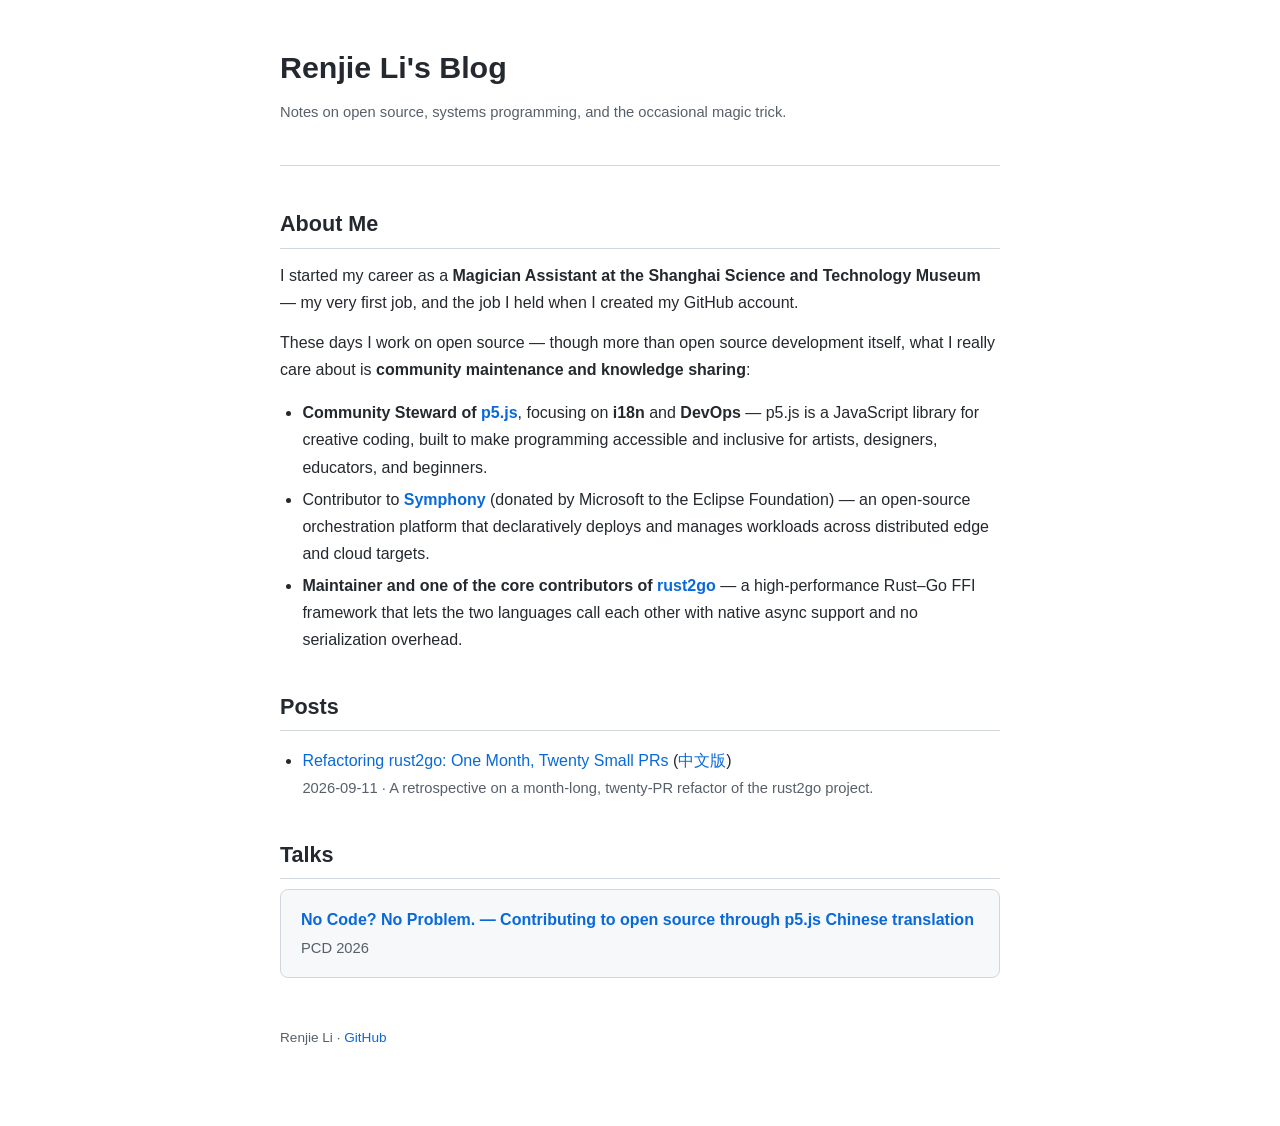
<file: index.html>
<!DOCTYPE html>
<html lang="en">
<head>
  <meta charset="UTF-8">
  <meta name="viewport" content="width=device-width, initial-scale=1.0">
  <title>Renjie Li's Blog</title>
  <link rel="stylesheet" href="style.css">
</head>
<body>
  <div class="container">
    <h1>Renjie Li's Blog</h1>
    <p class="meta">Notes on open source, systems programming, and the occasional magic trick.</p>
    <hr>
    <h2>About Me</h2>
    <p>
      I started my career as a <strong>Magician Assistant at the Shanghai Science and Technology
      Museum</strong> — my very first job, and the job I held when I created my GitHub account.
    </p>
    <p>
      These days I work on open source — though more than open source development itself,
      what I really care about is <strong>community maintenance and knowledge sharing</strong>:
    </p>
    <ul>
      <li><strong>Community Steward of <a href="https://github.com/processing/p5.js">p5.js</a></strong>, focusing on <strong>i18n</strong> and <strong>DevOps</strong> — p5.js is a JavaScript library for creative coding, built to make programming accessible and inclusive for artists, designers, educators, and beginners.</li>
      <li>Contributor to <strong><a href="https://github.com/eclipse-symphony/symphony">Symphony</a></strong> (donated by Microsoft to the Eclipse Foundation) — an open-source orchestration platform that declaratively deploys and manages workloads across distributed edge and cloud targets.</li>
      <li><strong>Maintainer and one of the core contributors of <a href="https://github.com/ihciah/rust2go">rust2go</a></strong> — a high-performance Rust–Go FFI framework that lets the two languages call each other with native async support and no serialization overhead.</li>
    </ul>
    <h2>Posts</h2>
    <ul>
      <li>
        <a href="posts/rust2go-refactor.html">Refactoring rust2go: One Month, Twenty Small PRs</a>
        (<a href="posts/rust2go-refactor-zh.html">中文版</a>)
        <br>
        <span class="meta">2026-09-11 · A retrospective on a month-long, twenty-PR refactor of the rust2go project.</span>
      </li>
    </ul>
    <h2>Talks</h2>
    <a class="talk-card" href="https://lirenjie95.github.io/pcd2026-talk/">
      <span class="talk-card-title">No Code? No Problem. — Contributing to open source through p5.js Chinese translation</span>
      <span class="talk-card-meta">PCD 2026</span>
    </a>
    <footer>
      <p>Renjie Li · <a href="https://github.com/lirenjie95">GitHub</a></p>
    </footer>
  </div>
</body>
</html>
</file>
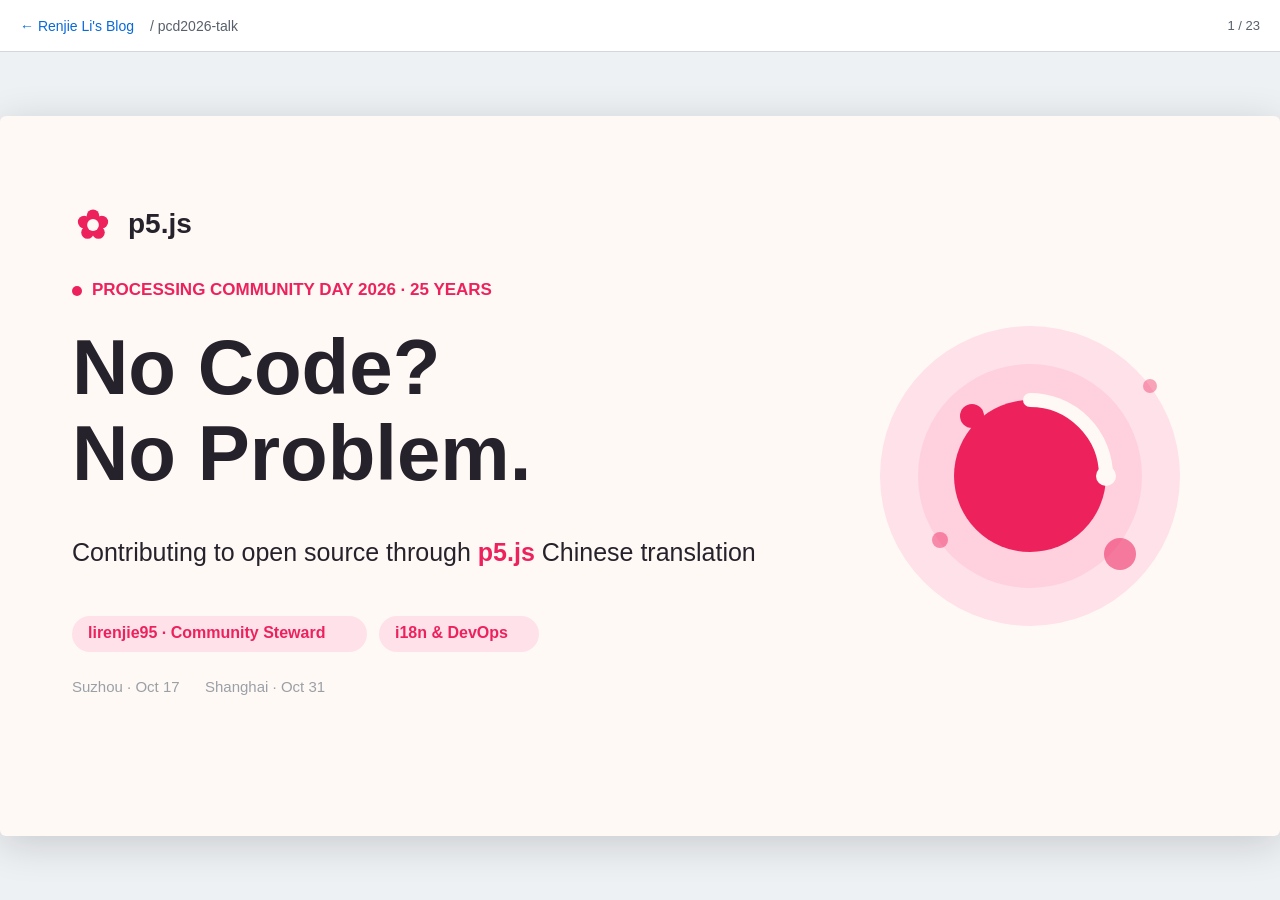
<file: pcd2026-talk/index.html>
<!DOCTYPE html>
<html lang="zh-CN">
<head>
<meta charset="UTF-8">
<meta name="viewport" content="width=device-width, initial-scale=1.0">
<title>No Code? No Problem. — Contributing to open source through p5.js Chinese translation</title>
<style>
  :root {
    --bg: #FFF9F6;
    --ink: #26222B;
    --pink: #ED225D;
    --muted: #5B5660;
    --faint: #9AA0A6;
    --card: #FFFFFF;
    --border: #F2E4E8;
    --chip: #FFE1EA;
    --code: #F6F8FA;
  }
  * { margin: 0; padding: 0; box-sizing: border-box; }
  html, body { height: 100%; }
  body {
    font-family: -apple-system, 'PingFang SC', 'Microsoft YaHei', 'Segoe UI', sans-serif;
    background: #eef1f4;
    color: var(--ink);
    overflow: hidden;
    -webkit-font-smoothing: antialiased;
  }
  #app { height: 100%; display: flex; flex-direction: column; }

  header {
    height: 52px;
    flex: 0 0 52px;
    display: flex;
    align-items: center;
    gap: 16px;
    padding: 0 20px;
    background: #ffffff;
    border-bottom: 1px solid #d0d7de;
  }
  header a {
    color: #0969da;
    text-decoration: none;
    font-size: 14px;
  }
  header a:hover { text-decoration: underline; }
  header .crumb { color: #57606a; font-size: 14px; }
  header .counter { margin-left: auto; font-size: 13px; color: #57606a; }

  #viewport {
    position: relative;
    flex: 1 1 auto;
    overflow: hidden;
  }

  .slide {
    position: absolute;
    top: 0; left: 0;
    width: 1280px;
    height: 720px;
    transform-origin: 0 0;
    background: var(--bg);
    overflow: hidden;
    border-radius: 6px;
    box-shadow: 0 8px 40px rgba(0,0,0,.16);
  }
  .slide.grad { background: linear-gradient(135deg, #ED225D 0%, #FF8FB0 100%); }

  .t { position: absolute; }
  .bar { position: absolute; background: var(--pink); border-radius: 999px; }
  .chip { position: absolute; background: var(--chip); border-radius: 999px; }
  .chip-pink { position: absolute; background: var(--pink); border-radius: 999px; }
  .card { position: absolute; background: var(--card); border: 1px solid var(--border); border-radius: 8px; }
  .codebox { position: absolute; background: var(--code); border-radius: 8px; }
  .pic { position: absolute; border: 1px solid var(--border); border-radius: 4px; object-fit: contain; background: #fff; }
  .pic img { display: block; }

  .c-git   { color: #6F42C1; }
  .c-arg   { color: #032F62; }
  .c-flag  { color: #005CC5; }
  .c-plain { color: #24292E; }
  .c-com   { color: #6A737D; }
  .c-blank { color: #E5E7EB; }
  .code { font-family: 'Menlo','Consolas','SF Mono',monospace; white-space: pre; overflow-x: auto; }

  .hidden { display: none; }
</style>
</head>
<body>
<div id="app">
  <header>
    <a href="https://lirenjie95.github.io/">← Renjie Li's Blog</a>
    <span class="crumb">/ pcd2026-talk</span>
    <span class="counter" id="counter">1 / 23</span>
  </header>
  <div id="viewport">

<!-- ============ SLIDE 1 ============ -->
<section class="slide">
  <img class="pic" style="left:72px;top:88px;width:42px;height:42px;border:none;border-radius:0;background:transparent" src="media/image1.svg" alt="">
  <div class="t" style="left:128px;top:92px;font-size:28px;font-weight:700;color:#26222B">p5.js</div>
  <div class="bar" style="left:72px;top:170px;width:10px;height:10px"></div>
  <div class="t" style="left:92px;top:164px;font-size:17px;font-weight:700;color:#ED225D">PROCESSING COMMUNITY DAY 2026 · 25 YEARS</div>
  <div class="t" style="left:72px;top:209px;font-size:78px;font-weight:700;color:#26222B;line-height:1.1">No Code?<br>No Problem.</div>
  <div class="t" style="left:72px;top:422px;font-size:25px;color:#26222B">Contributing to open source through <b style="color:#ED225D">p5.js</b> Chinese translation</div>
  <div class="chip" style="left:72px;top:500px;width:295px;height:36px"></div>
  <div class="t" style="left:88px;top:508px;font-size:16px;font-weight:700;color:#ED225D">lirenjie95 · Community Steward</div>
  <div class="chip" style="left:379px;top:500px;width:160px;height:36px"></div>
  <div class="t" style="left:395px;top:508px;font-size:16px;font-weight:700;color:#ED225D">i18n &amp; DevOps</div>
  <div class="t" style="left:72px;top:562px;font-size:15px;color:#9AA0A6">Suzhou · Oct 17</div>
  <div class="t" style="left:205px;top:562px;font-size:15px;color:#9AA0A6">Shanghai · Oct 31</div>
  <img class="pic" style="left:820px;top:150px;width:420px;height:420px;border:none;border-radius:0;background:transparent" src="media/image2.svg" alt="">
</section>

<!-- ============ SLIDE 2 ============ -->
<section class="slide hidden">
  <div class="bar" style="left:60px;top:44px;width:8px;height:34px"></div>
  <div class="t" style="left:82px;top:40px;font-size:34px;font-weight:700;color:#26222B">Hi, I'm lirenjie95</div>
  <div class="t" style="left:60px;top:239px;font-size:21px;font-weight:700;color:#26222B">Community steward at p5.js</div>
  <div class="t" style="left:60px;top:271px;font-size:17px;color:#5B5660">I help keep the community welcoming and well-organized.</div>
  <div class="t" style="left:60px;top:324px;font-size:21px;font-weight:700;color:#26222B">I take care of i18n &amp; DevOps</div>
  <div class="t" style="left:60px;top:356px;font-size:17px;color:#5B5660;max-width:587px">i18n = internationalization: making p5.js readable in many languages, especially Chinese.</div>
  <div class="chip" style="left:60px;top:440px;width:587px;height:90px;border-radius:12px"></div>
  <div class="t" style="left:78px;top:454px;font-size:17px;color:#26222B;max-width:551px;line-height:1.5">Most of my work is <b style="color:#ED225D">reviewing Chinese translations</b> — and most contributors aren't programmers.</div>

  <div class="card" style="left:687px;top:105px;width:240px;height:150px"></div>
  <div class="t" style="left:707px;top:128px;font-size:64px;font-weight:700;color:#ED225D">37</div>
  <div class="t" style="left:707px;top:213px;font-size:16px;color:#5B5660">PRs reviewed</div>
  <div class="card" style="left:943px;top:105px;width:240px;height:150px"></div>
  <div class="t" style="left:963px;top:128px;font-size:64px;font-weight:700;color:#ED225D">13</div>
  <div class="t" style="left:963px;top:213px;font-size:16px;color:#5B5660">PRs authored</div>
  <div class="card" style="left:687px;top:392px;width:240px;height:150px"></div>
  <div class="t" style="left:707px;top:415px;font-size:64px;font-weight:700;color:#ED225D">15</div>
  <div class="t" style="left:707px;top:500px;font-size:16px;color:#5B5660">commits</div>
  <div class="card" style="left:943px;top:392px;width:240px;height:150px"></div>
  <div class="t" style="left:963px;top:415px;font-size:64px;font-weight:700;color:#ED225D">7</div>
  <div class="t" style="left:963px;top:500px;font-size:16px;color:#5B5660">issues opened</div>

  <div class="t" style="left:60px;top:675px;font-size:14px;color:#9AA0A6">Source: p5.js + p5.js-website · github.com/processing</div>
  <div class="t" style="left:1177px;top:675px;font-size:14px;color:#9AA0A6">02 / 23</div>
</section>

<!-- ============ SLIDE 3 ============ -->
<section class="slide hidden">
  <div class="bar" style="left:60px;top:44px;width:8px;height:34px"></div>
  <div class="t" style="left:82px;top:40px;font-size:34px;font-weight:700;color:#26222B">What is p5.js?</div>
  <img class="pic" style="left:139px;top:202px;width:360px;height:360px;border:none;background:transparent" src="media/image26.svg" alt="">
  <div class="t" style="left:625px;top:271px;font-size:21px;color:#26222B;max-width:595px;line-height:1.5">A friendly <b style="color:#ED225D">JavaScript library</b> for creative coding — draw, animate, and make things interactive in your browser.</div>
  <div class="t" style="left:625px;top:368px;font-size:19px;color:#5B5660;max-width:595px;line-height:1.5">It's the web sibling of <b style="color:#26222B">Processing</b>, built for artists, designers, and beginners — not just engineers.</div>
  <div class="t" style="left:625px;top:457px;font-size:19px;color:#5B5660;max-width:595px">Millions use it to learn code by <b style="color:#26222B">making art</b>.</div>
  <div class="t" style="left:60px;top:675px;font-size:14px;color:#9AA0A6">lirenjie95 · PCD 2026</div>
  <div class="t" style="left:1177px;top:675px;font-size:14px;color:#9AA0A6">03 / 23</div>
</section>

<!-- ============ SLIDE 4 ============ -->
<section class="slide hidden">
  <div class="bar" style="left:60px;top:44px;width:8px;height:34px"></div>
  <div class="t" style="left:82px;top:40px;font-size:34px;font-weight:700;color:#26222B">Open source is bigger than code</div>
  <div class="t" style="left:60px;top:299px;font-size:26px;font-weight:700;color:#26222B;max-width:448px;line-height:1.3">A project needs many hands — most of them never write code.</div>
  <div class="t" style="left:60px;top:400px;font-size:18px;color:#5B5660;max-width:448px;line-height:1.4">Every button you've ever clicked in free software exists because someone contributed it.</div>

  <div class="card" style="left:548px;top:291px;width:180px;height:84px;display:flex;align-items:center;justify-content:flex-start;padding-left:14px">
    <img style="width:26px;height:26px" src="media/image27.svg" alt=""><span style="margin-left:11px;font-size:17px;font-weight:700;color:#26222B;white-space:nowrap">Code</span>
  </div>
  <div class="card" style="left:742px;top:291px;width:180px;height:84px;display:flex;align-items:center;justify-content:flex-start;padding-left:14px">
    <img style="width:26px;height:26px" src="media/image28.svg" alt=""><span style="margin-left:11px;font-size:15px;font-weight:700;color:#26222B;white-space:nowrap">Documentation</span>
  </div>
  <div class="card" style="left:936px;top:291px;width:180px;height:84px;display:flex;align-items:center;justify-content:flex-start;padding-left:14px">
    <img style="width:26px;height:26px" src="media/image29.svg" alt=""><span style="margin-left:11px;font-size:17px;font-weight:700;color:#26222B;white-space:nowrap">Translation</span>
  </div>
  <div class="card" style="left:548px;top:389px;width:180px;height:84px;display:flex;align-items:center;justify-content:flex-start;padding-left:14px">
    <img style="width:26px;height:26px" src="media/image30.svg" alt=""><span style="margin-left:11px;font-size:17px;font-weight:700;color:#26222B;white-space:nowrap">Design</span>
  </div>
  <div class="card" style="left:742px;top:389px;width:180px;height:84px;display:flex;align-items:center;justify-content:flex-start;padding-left:14px">
    <img style="width:26px;height:26px" src="media/image31.svg" alt=""><span style="margin-left:11px;font-size:17px;font-weight:700;color:#26222B;white-space:nowrap">Testing</span>
  </div>
  <div class="card" style="left:936px;top:389px;width:180px;height:84px;display:flex;align-items:center;justify-content:flex-start;padding-left:14px">
    <img style="width:26px;height:26px" src="media/image32.svg" alt=""><span style="margin-left:11px;font-size:17px;font-weight:700;color:#26222B;white-space:nowrap">Community</span>
  </div>

  <div class="t" style="left:60px;top:675px;font-size:14px;color:#9AA0A6">lirenjie95 · PCD 2026</div>
  <div class="t" style="left:1177px;top:675px;font-size:14px;color:#9AA0A6">04 / 23</div>
</section>

<!-- ============ SLIDE 5 ============ -->
<section class="slide hidden">
  <div class="t" style="left:541px;top:174px;font-size:17px;font-weight:700;color:#ED225D;text-align:center;width:200px">WHY TRANSLATE?</div>
  <div class="t" style="left:0px;top:215px;font-size:72px;font-weight:700;color:#26222B;text-align:center;width:1280px;line-height:1.15;white-space:nowrap">Docs are a door.<br><span style="color:#ED225D">Translation opens it.</span></div>
  <div class="t" style="left:139px;top:425px;font-size:21px;color:#5B5660;text-align:center;width:1003px">Chinese readers can't learn what they can't read. Translating the docs lowers the door for millions of people.</div>
  <div class="card" style="left:367px;top:497px;width:254px;height:49px"></div>
  <div class="t" style="left:387px;top:511px;font-size:17px;color:#5B5660">circle(x, y, d) draws a circle</div>
  <div class="t" style="left:627px;top:497px;width:22px;height:49px;font-size:22px;font-weight:700;color:#ED225D;line-height:49px">→</div>
  <div class="chip" style="left:665px;top:497px;width:264px;height:49px;border-radius:8px"></div>
  <div class="t" style="left:685px;top:511px;font-size:17px;color:#26222B">circle(x, y, d) 绘制一个圆形</div>
  <div class="t" style="left:0px;top:586px;font-size:18px;color:#ED225D;text-align:center;width:1280px;white-space:nowrap">信达雅 — faithful · expressive · elegant</div>
</section>

<!-- ============ SLIDE 6 ============ -->
<section class="slide hidden">
  <div class="bar" style="left:60px;top:44px;width:8px;height:34px"></div>
  <div class="t" style="left:82px;top:40px;font-size:34px;font-weight:700;color:#26222B">You don't need to code</div>

  <img class="pic" style="left:60px;top:274px;width:30px;height:30px;border:none;background:transparent" src="media/image25.svg" alt="">
  <div class="t" style="left:106px;top:274px;font-size:19px;color:#26222B;max-width:568px;line-height:1.4">English majors, translation majors, designers — if you can read English and write natural Chinese, <b>you already have the skill</b>.</div>
  <img class="pic" style="left:60px;top:365px;width:30px;height:30px;border:none;background:transparent" src="media/image25.svg" alt="">
  <div class="t" style="left:106px;top:365px;font-size:19px;color:#26222B;max-width:568px">No algorithms. No build tools. No jargon. Just <b>good writing</b>.</div>
  <img class="pic" style="left:60px;top:422px;width:30px;height:30px;border:none;background:transparent" src="media/image25.svg" alt="">
  <div class="t" style="left:106px;top:422px;font-size:19px;color:#26222B;max-width:568px;line-height:1.4">Translation is the <b style="color:#ED225D">lowest door</b> into open source — and it teaches you the workflow you'll use everywhere else.</div>

  <div class="card" style="left:718px;top:280px;width:502px;height:205px"></div>
  <div class="t" style="left:746px;top:306px;font-size:24px;font-weight:700;color:#ED225D;max-width:446px;line-height:1.3">“You are a future contributor — not an outsider.”</div>
  <div class="t" style="left:746px;top:401px;font-size:16px;color:#5B5660;max-width:446px;line-height:1.4">This talk treats you as the person who will make the next translation better.</div>

  <div class="t" style="left:60px;top:675px;font-size:14px;color:#9AA0A6">lirenjie95 · PCD 2026</div>
  <div class="t" style="left:1177px;top:675px;font-size:14px;color:#9AA0A6">06 / 23</div>
</section>

<!-- ============ SLIDE 7 (grad) ============ -->
<section class="slide grad hidden">
  <div class="t" style="left:0px;top:273px;font-size:18px;font-weight:700;color:#FFF9F6;text-align:center;width:1280px;white-space:nowrap">THE HANDS-ON PART</div>
  <div class="t" style="left:0px;top:313px;font-size:64px;font-weight:700;color:#FFF9F6;text-align:center;width:1280px;white-space:nowrap">Let's do it together.</div>
  <div class="t" style="left:0px;top:418px;font-size:24px;color:#FFF9F6;text-align:center;width:1280px;white-space:nowrap">From zero to your first translation PR — step by step.</div>
</section>

<!-- ============ SLIDE 8 ============ -->
<section class="slide hidden">
  <div class="bar" style="left:60px;top:44px;width:8px;height:34px"></div>
  <div class="t" style="left:82px;top:40px;font-size:34px;font-weight:700;color:#26222B">Step 1 · Git in 60 seconds</div>
  <div class="t" style="left:60px;top:257px;font-size:22px;color:#26222B;max-width:476px;line-height:1.4"><b style="color:#ED225D">Git</b> is a time machine for your files — it remembers every saved version.</div>
  <div class="chip" style="left:60px;top:361px;width:476px;height:98px;border-radius:12px"></div>
  <div class="t" style="left:80px;top:377px;font-size:17px;color:#26222B;line-height:1.5"><b>commit</b> = save a snapshot<br><b>push</b> = upload it to GitHub</div>
  <div class="t" style="left:60px;top:479px;font-size:16px;color:#5B5660;max-width:476px">Install it once, then these five commands are all you repeat.</div>

  <div class="code" style="position:absolute;left:576px;top:292px;width:644px;background:var(--code);border-radius:8px;padding:14px 16px;font-size:15px;line-height:1.65"><span class="c-git">git</span><span class="c-plain"> </span><span class="c-arg">clone</span><span class="c-plain"> </span><span class="c-arg">https://github.com/processing/p5.js-website.git</span><br><span class="c-flag">cd</span><span class="c-plain"> </span><span class="c-arg">p5.js-website</span><br><span class="c-git">git</span><span class="c-plain"> </span><span class="c-arg">checkout</span><span class="c-plain"> </span><span class="c-flag">-b</span><span class="c-plain"> </span><span class="c-arg">my-translation</span><br><span class="c-git">git</span><span class="c-plain"> </span><span class="c-arg">add</span><span class="c-plain"> </span><span class="c-arg">.</span><br><span class="c-git">git</span><span class="c-plain"> </span><span class="c-arg">commit</span><span class="c-plain"> </span><span class="c-flag">-m</span><span class="c-plain"> </span><span class="c-arg">"Translate the Donate page"</span><br><span class="c-git">git</span><span class="c-plain"> </span><span class="c-arg">push</span><span class="c-plain"> </span><span class="c-arg">origin</span><span class="c-plain"> </span><span class="c-arg">my-translation</span></div>

  <div class="t" style="left:60px;top:675px;font-size:14px;color:#9AA0A6">lirenjie95 · PCD 2026</div>
  <div class="t" style="left:1177px;top:675px;font-size:14px;color:#9AA0A6">08 / 23</div>
</section>

<!-- ============ SLIDE 9 ============ -->
<section class="slide hidden">
  <div class="bar" style="left:60px;top:44px;width:8px;height:34px"></div>
  <div class="t" style="left:82px;top:40px;font-size:34px;font-weight:700;color:#26222B">Step 2 · GitHub is the shared workspace</div>

  <div class="chip" style="left:278px;top:101px;width:168px;height:61px;border-radius:12px"></div>
  <div class="t" style="left:298px;top:113px;font-size:17px;font-weight:700;color:#26222B">Fork</div>
  <div class="t" style="left:298px;top:134px;font-size:13px;color:#5B5660">copy to your account</div>
  <div class="t" style="left:452px;top:117px;font-size:24px;font-weight:700;color:#ED225D">→</div>

  <div class="chip" style="left:482px;top:101px;width:164px;height:61px;border-radius:12px"></div>
  <div class="t" style="left:502px;top:113px;font-size:17px;font-weight:700;color:#26222B">Branch</div>
  <div class="t" style="left:502px;top:134px;font-size:13px;color:#5B5660">your own draft copy</div>
  <div class="t" style="left:650px;top:117px;font-size:24px;font-weight:700;color:#ED225D">→</div>

  <div class="chip" style="left:680px;top:101px;width:135px;height:61px;border-radius:12px"></div>
  <div class="t" style="left:700px;top:113px;font-size:17px;font-weight:700;color:#26222B">Commit</div>
  <div class="t" style="left:700px;top:134px;font-size:13px;color:#5B5660">save a snapshot</div>
  <div class="t" style="left:825px;top:117px;font-size:24px;font-weight:700;color:#ED225D">→</div>

  <div class="chip-pink" style="left:859px;top:101px;width:143px;height:61px;border-radius:12px"></div>
  <div class="t" style="left:879px;top:113px;font-size:17px;font-weight:700;color:#FFFFFF">Pull Request</div>
  <div class="t" style="left:879px;top:134px;font-size:13px;color:#FFFFFF">ask to merge</div>

  <div class="t" style="left:165px;top:192px;font-size:21px;color:#26222B;max-width:950px">A <b style="color:#ED225D">Pull Request (PR)</b> is politely asking the project: “please merge my changes into the official version.”</div>

  <div class="t" style="left:60px;top:675px;font-size:14px;color:#9AA0A6">lirenjie95 · PCD 2026</div>
  <div class="t" style="left:1177px;top:675px;font-size:14px;color:#9AA0A6">09 / 23</div>
</section>

<!-- ============ SLIDE 10 ============ -->
<section class="slide hidden">
  <div class="bar" style="left:60px;top:44px;width:8px;height:34px"></div>
  <div class="t" style="left:82px;top:40px;font-size:34px;font-weight:700;color:#26222B">Step 3 · Find an issue — or file your own</div>

  <div class="card" style="left:60px;top:101px;width:568px;height:517px"></div>
  <img class="pic" style="left:84px;top:123px;width:28px;height:28px;border:none;background:transparent" src="media/image3.svg" alt="">
  <div class="t" style="left:124px;top:124px;font-size:22px;font-weight:700;color:#26222B">Find an issue</div>
  <div class="t" style="left:84px;top:165px;font-size:18px;color:#5B5660;max-width:520px;line-height:1.5">An <b style="color:#26222B">issue</b> is a tracked to-do item on the repo. The repo auto-creates <b style="color:#26222B">🌍 Update translations for X</b> issues, labelled <b style="color:#26222B">Help Wanted · needs translation · lang-zh-Hans</b>. Comment to claim one — a maintainer assigns it to you.</div>

  <div class="card" style="left:652px;top:101px;width:568px;height:517px"></div>
  <img class="pic" style="left:676px;top:123px;width:28px;height:28px;border:none;background:transparent" src="media/image4.svg" alt="">
  <div class="t" style="left:716px;top:124px;font-size:22px;font-weight:700;color:#26222B">File your own</div>
  <div class="t" style="left:676px;top:165px;font-size:18px;color:#5B5660;max-width:520px;line-height:1.5">Notice a missing page or a clunky phrase? Open an issue describing it, ask to be assigned — then turn it into a PR.</div>

  <div class="chip" style="left:333px;top:630px;width:615px;height:45px;border-radius:8px"></div>
  <div class="t" style="left:357px;top:642px;font-size:17px;font-weight:700;color:#ED225D">Either way → create a PR that links the issue → then ask for review</div>

  <div class="t" style="left:60px;top:675px;font-size:14px;color:#9AA0A6">lirenjie95 · PCD 2026</div>
  <div class="t" style="left:1177px;top:675px;font-size:14px;color:#9AA0A6">10 / 23</div>
</section>

<!-- ============ SLIDE 11 ============ -->
<section class="slide hidden">
  <div class="bar" style="left:60px;top:34px;width:8px;height:32px"></div>
  <div class="t" style="left:82px;top:32px;font-size:30px;font-weight:700;color:#26222B">For real: from issue to PR</div>
  <div class="t" style="left:60px;top:110px;font-size:15px;font-weight:700;color:#ED225D">FIND AN ISSUE — on tracker #1150, I told SihongShen to go ahead</div>
  <div class="pic" style="left:60px;top:134px;width:1160px;height:172px;padding:0"><img style="width:100%;height:100%;object-fit:fill;border-radius:3px" src="media/image5.png" alt=""></div>
  <div class="t" style="left:60px;top:346px;font-size:15px;font-weight:700;color:#ED225D">FILE YOUR OWN — I noticed missing pages in #783</div>
  <div class="pic" style="left:60px;top:370px;width:700px;height:279px;padding:0"><img style="width:100%;height:100%;object-fit:fill;border-radius:3px" src="media/image6.png" alt=""></div>
  <div class="card" style="left:784px;top:346px;width:436px;height:303px"></div>
  <div class="t" style="left:804px;top:382px;font-size:18px;color:#26222B;max-width:396px;line-height:1.4">I compiled every untranslated page into an issue, asked to be assigned, then shipped the fixes as a PR.</div>
  <div class="t" style="left:804px;top:495px;font-size:16px;color:#5B5660;max-width:396px;line-height:1.4">An issue is how work gets tracked — and how you get credit for spotting it.</div>
  <div class="chip" style="left:804px;top:569px;width:396px;height:44px;border-radius:8px"></div>
  <div class="t" style="left:820px;top:581px;font-size:16px;font-weight:700;color:#ED225D">Issue → get assigned → PR → merge.</div>
  <div class="t" style="left:60px;top:675px;font-size:14px;color:#9AA0A6">Real GitHub issues · github.com</div>
  <div class="t" style="left:1177px;top:675px;font-size:14px;color:#9AA0A6">11 / 23</div>
</section>

<!-- ============ SLIDE 12 ============ -->
<section class="slide hidden">
  <div class="bar" style="left:60px;top:44px;width:8px;height:34px"></div>
  <div class="t" style="left:82px;top:40px;font-size:34px;font-weight:700;color:#26222B">Step 4 · See your changes locally</div>
  <div class="t" style="left:60px;top:300px;font-size:22px;color:#26222B;max-width:476px;line-height:1.4">Run the website on your own machine, so you can <b style="color:#ED225D">preview your translation</b> before sharing it.</div>
  <img class="pic" style="left:60px;top:402px;width:28px;height:28px;border:none;background:transparent" src="media/image7.svg" alt="">
  <div class="t" style="left:102px;top:402px;font-size:17px;color:#5B5660;max-width:434px;line-height:1.4">The exact steps are in the repo's README and contributing guide — always trust those first.</div>

  <div class="code" style="position:absolute;left:576px;top:318px;width:644px;background:var(--code);border-radius:8px;padding:14px 16px;font-size:15px;line-height:1.65"><span class="c-git">npm</span><span class="c-plain"> </span><span class="c-arg">install</span><span class="c-plain">        </span><span class="c-com"># install the tools</span><br><span class="c-git">npm</span><span class="c-plain"> </span><span class="c-arg">run</span><span class="c-plain"> </span><span class="c-arg">dev</span><span class="c-plain">        </span><span class="c-com"># start the site</span><br><span class="c-com"># open http://localhost:4321</span><br><span class="c-com"># see your page, proofread, done!</span></div>

  <div class="t" style="left:60px;top:675px;font-size:14px;color:#9AA0A6">lirenjie95 · PCD 2026</div>
  <div class="t" style="left:1177px;top:675px;font-size:14px;color:#9AA0A6">12 / 23</div>
</section>

<!-- ============ SLIDE 13 ============ -->
<section class="slide hidden">
  <div class="bar" style="left:60px;top:44px;width:8px;height:34px"></div>
  <div class="t" style="left:82px;top:40px;font-size:34px;font-weight:700;color:#26222B">Step 5 · Submit → review → merge</div>

  <div class="chip" style="left:250px;top:101px;width:104px;height:44px"></div>
  <div class="t" style="left:268px;top:113px;font-size:16px;font-weight:700;color:#26222B">Open PR</div>
  <div class="t" style="left:364px;top:109px;font-size:24px;font-weight:700;color:#ED225D">→</div>

  <div class="chip" style="left:398px;top:101px;width:191px;height:44px"></div>
  <div class="t" style="left:416px;top:113px;font-size:16px;font-weight:700;color:#26222B">Reviewer comments</div>
  <div class="t" style="left:599px;top:109px;font-size:24px;font-weight:700;color:#ED225D">→</div>

  <div class="chip" style="left:633px;top:101px;width:89px;height:44px"></div>
  <div class="t" style="left:651px;top:113px;font-size:16px;font-weight:700;color:#26222B">You fix</div>
  <div class="t" style="left:732px;top:109px;font-size:24px;font-weight:700;color:#ED225D">→</div>

  <div class="chip" style="left:766px;top:101px;width:111px;height:44px"></div>
  <div class="t" style="left:784px;top:113px;font-size:16px;font-weight:700;color:#26222B">Approved</div>
  <div class="t" style="left:887px;top:109px;font-size:24px;font-weight:700;color:#ED225D">→</div>

  <div class="chip-pink" style="left:921px;top:101px;width:110px;height:44px"></div>
  <div class="t" style="left:939px;top:113px;font-size:16px;font-weight:700;color:#FFFFFF">Merged ✓</div>

  <div class="t" style="left:260px;top:175px;font-size:21px;color:#26222B">You'll get <b style="color:#ED225D">kind, specific feedback</b> — not a test. Let me show you three real ones.</div>

  <div class="t" style="left:60px;top:675px;font-size:14px;color:#9AA0A6">lirenjie95 · PCD 2026</div>
  <div class="t" style="left:1177px;top:675px;font-size:14px;color:#9AA0A6">13 / 23</div>
</section>

<!-- ============ SLIDE 14 ============ -->
<section class="slide hidden">
  <div class="bar" style="left:60px;top:44px;width:8px;height:34px"></div>
  <div class="t" style="left:82px;top:40px;font-size:34px;font-weight:700;color:#26222B">Translation = writing good Chinese</div>
  <div class="t" style="left:60px;top:112px;font-size:13px;font-weight:700;color:#ED225D;letter-spacing:0.6px">严复的三字准则 · YAN FU'S THREE RULES, 1898</div>
  <div class="t" style="left:60px;top:136px;font-size:24px;font-weight:700;color:#26222B">信 Faithful · 达 Expressive · 雅 Elegant</div>
  <div class="t" style="left:60px;top:231px;font-size:26px;font-weight:700;color:#26222B;max-width:498px;line-height:1.3">What matters isn't your English — it's your Chinese.</div>
  <div class="t" style="left:60px;top:329px;font-size:18px;color:#5B5660;max-width:498px;line-height:1.4">Non-native translations often come out awkward. That's why we need <b style="color:#26222B">native Chinese speakers</b> — people like you.</div>
  <div class="chip" style="left:60px;top:416px;width:498px;height:117px;border-radius:12px"></div>
  <div class="t" style="left:80px;top:432px;font-size:16px;font-style:italic;color:#26222B;max-width:458px;line-height:1.5">“We prefer a native Chinese speaker — non-native translations often end up with awkward phrasing.”</div>
  <div class="t" style="left:80px;top:500px;font-size:14px;color:#5B5660">— my reply on the v2 Teachers' Guide issue</div>

  <div class="card" style="left:598px;top:210px;width:622px;height:107px"></div>
  <div class="t" style="left:614px;top:222px;font-size:14px;font-weight:700;color:#ED225D">信 Faithful · 先专业直译，拗口再意译</div>
  <img style="position:absolute;left:614px;top:249px;width:16px;height:16px" src="media/image8.svg" alt="">
  <div class="t" style="left:638px;top:245px;font-size:16px;color:#9AA0A6">“把……想象成……会很有帮助”</div>
  <img style="position:absolute;left:614px;top:282px;width:16px;height:16px" src="media/image9.svg" alt="">
  <div class="t" style="left:638px;top:278px;font-size:16px;color:#26222B">把这个函数想象成饼干模具，会更容易理解</div>

  <div class="card" style="left:598px;top:329px;width:622px;height:107px"></div>
  <div class="t" style="left:614px;top:341px;font-size:14px;font-weight:700;color:#ED225D">达 Expressive · 主动，别被动</div>
  <img style="position:absolute;left:614px;top:368px;width:16px;height:16px" src="media/image8.svg" alt="">
  <div class="t" style="left:638px;top:364px;font-size:16px;color:#9AA0A6">这样每一棵树都可以被自定义</div>
  <img style="position:absolute;left:614px;top:401px;width:16px;height:16px" src="media/image9.svg" alt="">
  <div class="t" style="left:638px;top:397px;font-size:16px;color:#26222B">以便自定义每一棵树</div>

  <div class="card" style="left:598px;top:448px;width:622px;height:107px"></div>
  <div class="t" style="left:614px;top:460px;font-size:14px;font-weight:700;color:#ED225D">雅 Elegant · 用词自然，术语统一</div>
  <img style="position:absolute;left:614px;top:487px;width:16px;height:16px" src="media/image8.svg" alt="">
  <div class="t" style="left:638px;top:483px;font-size:16px;color:#9AA0A6">“原旨” · sketch 又译“原稿”</div>
  <img style="position:absolute;left:614px;top:520px;width:16px;height:16px" src="media/image9.svg" alt="">
  <div class="t" style="left:638px;top:516px;font-size:16px;color:#26222B">“使命” · sketch 全篇统一“草图”</div>

  <div class="t" style="left:60px;top:675px;font-size:14px;color:#9AA0A6">Real examples from my PR reviews · github.com</div>
  <div class="t" style="left:1177px;top:675px;font-size:14px;color:#9AA0A6">14 / 23</div>
</section>

<!-- ============ SLIDE 15 ============ -->
<section class="slide hidden">
  <div class="bar" style="left:60px;top:34px;width:8px;height:32px"></div>
  <div class="t" style="left:82px;top:32px;font-size:30px;font-weight:700;color:#26222B">Case 1 · PR #715 — Donate page · by Darrenhqf</div>
  <div class="pic" style="left:60px;top:111px;width:1160px;height:158px;padding:0"><img style="width:100%;height:100%;object-fit:fill;border-radius:3px" src="media/image10.png" alt=""></div>
  <div class="pic" style="left:60px;top:307px;width:720px;height:343px;padding:0"><img style="width:100%;height:100%;object-fit:fill;border-radius:3px" src="media/image11.png" alt=""></div>
  <div class="card" style="left:804px;top:307px;width:416px;height:343px"></div>
  <div class="t" style="left:824px;top:364px;font-size:19px;color:#26222B;max-width:376px;line-height:1.4">First-time contributor <b>Darrenhqf</b> translated one page.</div>
  <div class="t" style="left:824px;top:449px;font-size:17px;color:#5B5660;max-width:376px;line-height:1.4">I reviewed → suggested better wording (原旨 → 使命) → they fixed → merged.</div>
  <div class="chip" style="left:824px;top:531px;width:376px;height:63px;border-radius:12px"></div>
  <div class="t" style="left:840px;top:543px;font-size:16px;font-weight:700;color:#ED225D;max-width:344px;line-height:1.3">Your first PR can be small — a single page is enough.</div>
  <div class="t" style="left:60px;top:675px;font-size:14px;color:#9AA0A6">Real GitHub PR · github.com</div>
  <div class="t" style="left:1177px;top:675px;font-size:14px;color:#9AA0A6">15 / 23</div>
</section>

<!-- ============ SLIDE 16 ============ -->
<section class="slide hidden">
  <div class="bar" style="left:60px;top:34px;width:8px;height:32px"></div>
  <div class="t" style="left:82px;top:32px;font-size:30px;font-weight:700;color:#26222B">Case 2 · PR #1568 · by GanLuy1223</div>
  <div class="pic" style="left:60px;top:126px;width:1160px;height:158px;padding:0"><img style="width:100%;height:100%;object-fit:fill;border-radius:3px" src="media/image12.png" alt=""></div>
  <div class="pic" style="left:60px;top:338px;width:720px;height:166px;padding:0"><img style="width:100%;height:100%;object-fit:fill;border-radius:3px" src="media/image13.png" alt=""></div>
  <div class="card" style="left:804px;top:338px;width:416px;height:297px"></div>
  <div class="t" style="left:824px;top:356px;font-size:19px;color:#26222B;max-width:376px;line-height:1.4">GanLuy1223's v2 teacher's guide translation <b>broke the build</b>.</div>
  <div class="t" style="left:824px;top:441px;font-size:17px;color:#5B5660;max-width:376px;line-height:1.4">My review caught the CI failure and a wrong keyword (async should be await). Contributor fixed both; I approved; she merged.</div>
  <div class="chip" style="left:824px;top:554px;width:376px;height:63px;border-radius:12px"></div>
  <div class="t" style="left:840px;top:566px;font-size:16px;font-weight:700;color:#ED225D;max-width:344px;line-height:1.3">Review catches what you can't see working alone.</div>
  <div class="t" style="left:60px;top:675px;font-size:14px;color:#9AA0A6">Real GitHub PR · github.com</div>
  <div class="t" style="left:1177px;top:675px;font-size:14px;color:#9AA0A6">16 / 23</div>
</section>

<!-- ============ SLIDE 17 ============ -->
<section class="slide hidden">
  <div class="bar" style="left:60px;top:34px;width:8px;height:32px"></div>
  <div class="t" style="left:82px;top:32px;font-size:30px;font-weight:700;color:#26222B">Case 3 · PR #1302 · by Chiuye</div>
  <div class="pic" style="left:60px;top:126px;width:1160px;height:158px;padding:0"><img style="width:100%;height:100%;object-fit:fill;border-radius:3px" src="media/image14.png" alt=""></div>
  <div class="pic" style="left:60px;top:338px;width:720px;height:174px;padding:0"><img style="width:100%;height:100%;object-fit:fill;border-radius:3px" src="media/image15.png" alt=""></div>
  <div class="card" style="left:804px;top:338px;width:416px;height:297px"></div>
  <div class="t" style="left:824px;top:356px;font-size:19px;color:#26222B;max-width:376px;line-height:1.4">Chiuye translated <b>organizing-code-with-functions</b>.</div>
  <div class="t" style="left:824px;top:441px;font-size:17px;color:#5B5660;max-width:376px;line-height:1.4">Review is about nuance — 信达雅 in practice, consistent terms. 11 comments → polished → approved.</div>
  <div class="chip" style="left:824px;top:554px;width:376px;height:63px;border-radius:12px"></div>
  <div class="t" style="left:840px;top:566px;font-size:16px;font-weight:700;color:#ED225D;max-width:344px;line-height:1.3">Good review makes the translation read naturally.</div>
  <div class="t" style="left:60px;top:675px;font-size:14px;color:#9AA0A6">Real GitHub PR · github.com</div>
  <div class="t" style="left:1177px;top:675px;font-size:14px;color:#9AA0A6">17 / 23</div>
</section>

<!-- ============ SLIDE 18 ============ -->
<section class="slide hidden">
  <div class="bar" style="left:60px;top:34px;width:8px;height:32px"></div>
  <div class="t" style="left:82px;top:32px;font-size:30px;font-weight:700;color:#26222B">luciawang0901 · 1/3 — she volunteered</div>
  <div class="pic" style="left:60px;top:80px;width:1160px;height:158px;padding:0"><img style="width:100%;height:100%;object-fit:fill;border-radius:3px" src="media/image16.png" alt=""></div>
  <div class="t" style="left:60px;top:384px;font-size:20px;color:#26222B;max-width:728px;line-height:1.4">luciawang0901 is an <b>English-major student</b>. She found my post on <b>小红书</b> and — with <b style="color:#ED225D">zero tech background</b> — just raised her hand to translate “Setting Up Your Environment”.</div>
  <div class="t" style="left:60px;top:512px;font-size:17px;color:#5B5660;max-width:728px">That's how it starts: an issue where you say “I'd like to help” — not a line of code.</div>
  <div class="chip" style="left:828px;top:415px;width:392px;height:97px;border-radius:12px"></div>
  <div class="t" style="left:848px;top:433px;font-size:18px;font-weight:700;color:#ED225D;max-width:352px;line-height:1.4">No code, no Git — just a willingness to help.</div>
  <div class="t" style="left:60px;top:675px;font-size:14px;color:#9AA0A6">Real contributor journey · github.com</div>
  <div class="t" style="left:1177px;top:675px;font-size:14px;color:#9AA0A6">18 / 23</div>
</section>

<!-- ============ SLIDE 19 ============ -->
<section class="slide hidden">
  <div class="bar" style="left:60px;top:34px;width:8px;height:32px"></div>
  <div class="t" style="left:82px;top:32px;font-size:30px;font-weight:700;color:#26222B">luciawang0901 · 2/3 — she translated &amp; iterated</div>
  <div class="t" style="left:60px;top:78px;font-size:17px;color:#5B5660">One translation landing on both docs branches — with one accidental detour:</div>
  <div class="t" style="left:60px;top:130px;font-size:14px;font-weight:700;color:#ED225D">PR #1433 · merged into main · Jun 15</div>
  <div class="pic" style="left:60px;top:151px;width:1120px;height:153px;padding:0"><img style="width:100%;height:100%;object-fit:fill;border-radius:3px" src="media/image17.png" alt=""></div>
  <div class="t" style="left:60px;top:312px;font-size:14px;font-weight:700;color:#ED225D">PR #1442 · closed unmerged — she had pushed to a new branch · Jun 11 → 16</div>
  <div class="pic" style="left:60px;top:333px;width:1120px;height:153px;padding:0"><img style="width:100%;height:100%;object-fit:fill;border-radius:3px" src="media/image18.png" alt=""></div>
  <div class="t" style="left:60px;top:490px;font-size:14px;font-weight:700;color:#ED225D">PR #1462 · merged into 2.0 · Jun 24</div>
  <div class="pic" style="left:60px;top:512px;width:470px;height:64px;padding:0"><img style="width:100%;height:100%;object-fit:fill;border-radius:3px" src="media/image19.png" alt=""></div>
  <div class="t" style="left:60px;top:584px;font-size:13px;color:#5B5660;max-width:470px;line-height:1.4">1 commit · 1 file · <span style="font-family:'Menlo','Consolas',monospace;font-size:11.5px;color:#26222B">translation/zh-Hans-2.0-tutorial</span></div>
  <div class="t" style="left:60px;top:612px;font-size:13px;color:#5B5660;max-width:470px;line-height:1.4">ksen0 approves it on Jun 24:</div>
  <div class="pic" style="left:550px;top:512px;width:630px;height:135px;padding:0"><img style="width:100%;height:100%;object-fit:fill;border-radius:3px" src="media/step5-ksen0.png" alt="ksen0 approved PR #1462 and wrote 辛苦了"></div>
  <div class="t" style="left:60px;top:675px;font-size:14px;color:#9AA0A6">Real contributor journey · github.com</div>
  <div class="t" style="left:1177px;top:675px;font-size:14px;color:#9AA0A6">19 / 23</div>
</section>

<!-- ============ SLIDE 20 ============ -->
<section class="slide hidden">
  <div class="bar" style="left:60px;top:34px;width:8px;height:32px"></div>
  <div class="t" style="left:82px;top:32px;font-size:30px;font-weight:700;color:#26222B">luciawang0901 · 3/3 — her bug report became a merged fix</div>

  <div style="position:absolute;left:71px;top:118px;width:2px;height:500px;background:#F0DCD4"></div>

  <div class="bar" style="left:63px;top:156px;width:18px;height:18px;border-radius:50%"></div>
  <div class="t" style="left:63px;top:156px;width:18px;height:18px;font-size:10px;font-weight:700;color:#FFF9F6;text-align:center;line-height:18px">1</div>
  <div class="pic" style="left:96px;top:96px;width:640px;height:138px;padding:0"><img style="width:100%;height:100%;object-fit:fill;border-radius:3px" src="media/step1-issue.png" alt="luciawang0901 opened issue #1446 on Jun 16"></div>
  <div class="t" style="left:770px;top:131px;font-size:15px;color:#5B5660;max-width:450px;line-height:1.5"><b style="color:#ED225D">JUN 16 · ISSUE</b><br>luciawang0901 files <b style="color:#26222B">#1446</b> — after switching to Chinese, tutorial pages still render in English.</div>

  <div class="bar" style="left:63px;top:325px;width:18px;height:18px;border-radius:50%"></div>
  <div class="t" style="left:63px;top:325px;width:18px;height:18px;font-size:10px;font-weight:700;color:#FFF9F6;text-align:center;line-height:18px">2</div>
  <div class="pic" style="left:96px;top:246px;width:640px;height:175px;padding:0"><img style="width:100%;height:100%;object-fit:fill;border-radius:3px" src="media/slide20-reply-crop.png" alt="lirenjie95's reply on issue #1446"></div>
  <div class="t" style="left:770px;top:299px;font-size:15px;color:#5B5660;max-width:450px;line-height:1.5"><b style="color:#ED225D">JUN 16 · MY REPLY</b><br>Same day — we talk it over offline, I confirm it is a bug, and post the cause plus the one-line fix.</div>

  <div class="bar" style="left:63px;top:470px;width:18px;height:18px;border-radius:50%"></div>
  <div class="t" style="left:63px;top:470px;width:18px;height:18px;font-size:10px;font-weight:700;color:#FFF9F6;text-align:center;line-height:18px">3</div>
  <div class="pic" style="left:96px;top:440px;width:640px;height:79px;padding:0"><img style="width:100%;height:100%;object-fit:fill;border-radius:3px" src="media/step3-pr.png" alt="PR #1447 by lirenjie95, 12 files, merged into main by ksen0"></div>
  <div class="t" style="left:770px;top:445px;font-size:15px;color:#5B5660;max-width:450px;line-height:1.5"><b style="color:#ED225D">JUN 16 · MY PR</b><br><b style="color:#26222B">PR #1447</b> — I open the fix: one shared helper, 12 collection configs, <span style="font-family:'Menlo','Consolas',monospace;font-size:12.5px;color:#26222B">+72 −14</span>.</div>

  <div class="bar" style="left:63px;top:567px;width:18px;height:18px;border-radius:50%"></div>
  <div class="t" style="left:63px;top:567px;width:18px;height:18px;font-size:10px;font-weight:700;color:#FFF9F6;text-align:center;line-height:18px">4</div>
  <div class="pic" style="left:96px;top:535px;width:640px;height:82px;padding:0"><img style="width:100%;height:100%;object-fit:fill;border-radius:3px" src="media/step4-test.png" alt="Nwakaego-Ego confirmed the fix works after testing locally"></div>
  <div class="t" style="left:770px;top:542px;font-size:15px;color:#5B5660;max-width:450px;line-height:1.5"><b style="color:#ED225D">JUN 19 · MERGED</b><br>Nwakaego-Ego tests it and confirms the fix works; ksen0 merges into main, then ports it to <b style="color:#26222B">2.0</b>.</div>

  <div class="t" style="left:60px;top:675px;font-size:14px;color:#9AA0A6">Real contributor journey · github.com</div>
  <div class="t" style="left:1177px;top:675px;font-size:14px;color:#9AA0A6">20 / 23</div>
</section>

<!-- ============ SLIDE 21 ============ -->
<section class="slide hidden">
  <div class="bar" style="left:60px;top:44px;width:8px;height:34px"></div>
  <div class="t" style="left:82px;top:40px;font-size:34px;font-weight:700;color:#26222B">Our take on AI</div>
  <div style="position:absolute;left:1092px;top:44px;width:128px;height:26px;border:1px dashed #C9C2BC;border-radius:13px;background:#F7F2EE"></div>
  <div class="t" style="left:1092px;top:44px;width:128px;height:26px;font-size:11px;font-weight:700;letter-spacing:1.2px;color:#9AA0A6;text-align:center;line-height:26px">BACKUP</div>

  <img class="pic" style="left:60px;top:257px;width:30px;height:30px;border:none;background:transparent" src="media/image22.svg" alt="">
  <div class="t" style="left:106px;top:257px;font-size:19px;color:#26222B;max-width:540px;line-height:1.4">We don't let AI write translations — <b>quality needs human judgment</b>.</div>
  <img class="pic" style="left:60px;top:348px;width:30px;height:30px;border:none;background:transparent" src="media/image23.svg" alt="">
  <div class="t" style="left:106px;top:348px;font-size:19px;color:#26222B;max-width:540px;line-height:1.4">But AI is a great <b>helper</b> — for setup, explanations, and unsticking yourself.</div>
  <img class="pic" style="left:60px;top:439px;width:30px;height:30px;border:none;background:transparent" src="media/image24.svg" alt="">
  <div class="t" style="left:106px;top:439px;font-size:19px;color:#26222B;max-width:540px;line-height:1.4">Every translation is <b>human-reviewed</b>. Want a review? Find me — <b style="color:#ED225D">lirenjie95</b>.</div>

  <div class="card" style="left:690px;top:254px;width:530px;height:257px"></div>
  <div class="t" style="left:712px;top:274px;font-size:14px;font-weight:700;color:#9AA0A6">ASKING WORKBUDDY</div>
  <div class="chip" style="left:712px;top:305px;width:486px;height:102px;border-radius:10px"></div>
  <div class="t" style="left:726px;top:317px;font-size:15px;font-weight:700;color:#ED225D">You</div>
  <div class="t" style="left:726px;top:339px;font-size:16px;color:#26222B;max-width:458px;line-height:1.4">“I want to contribute to an open-source repo — help me set up my dev environment.”</div>
  <div class="card" style="left:712px;top:417px;width:486px;height:74px;border-radius:10px;background:#F5F0EC"></div>
  <div class="t" style="left:726px;top:429px;font-size:15px;font-weight:700;color:#5B5660">WorkBuddy</div>
  <div class="t" style="left:726px;top:450px;font-size:16px;color:#5B5660;max-width:458px">Sure — I'll walk you through <b>git clone → npm install → first PR</b>.</div>

  <div class="t" style="left:60px;top:675px;font-size:14px;color:#9AA0A6">lirenjie95 · PCD 2026</div>
  <div class="t" style="left:1177px;top:675px;font-size:14px;color:#9AA0A6">21 / 23</div>
</section>

<!-- ============ SLIDE 22 ============ -->
<section class="slide hidden">
  <div class="bar" style="left:60px;top:44px;width:8px;height:34px"></div>
  <div class="t" style="left:82px;top:40px;font-size:34px;font-weight:700;color:#26222B">Two ways · fix a failing clone / push</div>
  <div style="position:absolute;left:1092px;top:44px;width:128px;height:26px;border:1px dashed #C9C2BC;border-radius:13px;background:#F7F2EE"></div>
  <div class="t" style="left:1092px;top:44px;width:128px;height:26px;font-size:11px;font-weight:700;letter-spacing:1.2px;color:#9AA0A6;text-align:center;line-height:26px">BACKUP</div>
  <div class="t" style="left:60px;top:245px;font-size:23px;color:#26222B;max-width:544px"><b>clone</b> or <b>push</b> over HTTPS keeps failing?</div>
  <div class="t" style="left:60px;top:303px;font-size:19px;color:#5B5660;max-width:544px;line-height:1.4">You have two alternatives — both often just work behind firewalls and proxies:</div>

  <img class="pic" style="left:60px;top:397px;width:24px;height:24px;border:none;background:transparent" src="media/image25.svg" alt="">
  <div class="t" style="left:96px;top:394px;font-size:17px;color:#26222B"><b>git://github.com/...</b> — the classic trick</div>
  <img class="pic" style="left:60px;top:439px;width:24px;height:24px;border:none;background:transparent" src="media/image7.svg" alt="">
  <div class="t" style="left:96px;top:436px;font-size:17px;color:#26222B"><b>git@github.com:...</b> — SSH, the modern standard</div>
  <img class="pic" style="left:60px;top:489px;width:30px;height:30px;border:none;background:transparent" src="media/image25.svg" alt="">
  <div class="t" style="left:104px;top:488px;font-size:17px;color:#5B5660;max-width:500px">Swap the URL, push again — your translation is on its way.</div>

  <div class="code" style="position:absolute;left:648px;top:262px;width:572px;background:var(--code);border-radius:8px;padding:14px 16px;font-size:14px;line-height:1.4"><span class="c-com"># option 1 — the git:// protocol</span><br><span class="c-git">git</span><span class="c-plain"> </span><span class="c-arg">remote</span><span class="c-plain"> </span><span class="c-arg">set-url</span><span class="c-plain"> </span><span class="c-arg">origin</span><span class="c-plain"> </span><span class="c-flag">"</span><br><span class="c-plain">  </span><span class="c-arg">git://github.com/processing/p5.js-website.git</span><span class="c-flag">"</span><br><span class="c-blank"> </span><br><span class="c-com"># option 2 — switch to SSH</span><br><span class="c-git">git</span><span class="c-plain"> </span><span class="c-arg">remote</span><span class="c-plain"> </span><span class="c-arg">set-url</span><span class="c-plain"> </span><span class="c-arg">origin</span><span class="c-plain"> </span><span class="c-flag">"</span><br><span class="c-plain">  </span><span class="c-arg">git@github.com:processing/p5.js-website.git</span><span class="c-flag">"</span><br><span class="c-blank"> </span><br><span class="c-git">git</span><span class="c-plain"> </span><span class="c-arg">push</span><span class="c-plain"> </span><span class="c-arg">origin</span><span class="c-plain"> </span><span class="c-arg">my-translation</span></div>

  <div class="t" style="left:60px;top:675px;font-size:14px;color:#9AA0A6">lirenjie95 · PCD 2026</div>
  <div class="t" style="left:1177px;top:675px;font-size:14px;color:#9AA0A6">22 / 23</div>
</section>

<!-- ============ SLIDE 23 (grad) ============ -->
<section class="slide grad hidden">
  <div class="t" style="left:0px;top:203px;font-size:18px;font-weight:700;color:#FFF9F6;text-align:center;width:1280px;white-space:nowrap">Q&amp;A</div>
  <div class="t" style="left:0px;top:243px;font-size:66px;font-weight:700;color:#FFF9F6;text-align:center;width:1280px;white-space:nowrap">Come translate with us.</div>
  <div class="t" style="left:0px;top:351px;font-size:24px;color:#FFF9F6;text-align:center;width:1280px;white-space:nowrap">Your first PR is one translation away — and I'll review it.</div>
  <div class="card" style="left:377px;top:425px;width:415px;height:41px;border-radius:8px;border:none"></div>
  <div class="t" style="left:387px;top:435px;font-size:17px;font-weight:700;color:#ED225D;text-align:center;width:395px;white-space:nowrap;font-family:'Menlo','Consolas',monospace">github.com/processing/p5.js-website</div>
  <div class="card" style="left:800px;top:425px;width:135px;height:41px;border-radius:8px;border:none"></div>
  <div class="t" style="left:808px;top:435px;font-size:17px;font-weight:700;color:#ED225D;text-align:center;width:118px;white-space:nowrap;font-family:'Menlo','Consolas',monospace">p5js.org</div>
  <div class="t" style="left:0px;top:494px;font-size:20px;color:#FFF9F6;text-align:center;width:1280px;white-space:nowrap">Find me on GitHub: <b>@lirenjie95</b></div>
</section>

  </div><!-- /viewport -->
</div>

<script>
(function () {
  var W = 1280, H = 720;
  var slides = Array.prototype.slice.call(document.querySelectorAll('.slide'));
  var viewport = document.getElementById('viewport');
  var counter = document.getElementById('counter');
  var cur = 0;

  function show(i) {
    if (i < 0) i = 0;
    if (i > slides.length - 1) i = slides.length - 1;
    slides.forEach(function (s, idx) { s.classList.toggle('hidden', idx !== i); });
    cur = i;
    counter.textContent = (i + 1) + ' / ' + slides.length;
    layout();
  }

  function layout() {
    var s = Math.min(viewport.clientWidth / W, viewport.clientHeight / H);
    var x = (viewport.clientWidth - W * s) / 2;
    var y = (viewport.clientHeight - H * s) / 2;
    slides[cur].style.transform = 'translate(' + x + 'px,' + y + 'px) scale(' + s + ')';
  }

  function next() { show(cur + 1); }
  function prev() { show(cur - 1); }

  window.addEventListener('keydown', function (e) {
    if (e.key === 'ArrowRight' || e.key === ' ' || e.key === 'PageDown') { e.preventDefault(); next(); }
    else if (e.key === 'ArrowLeft' || e.key === 'PageUp') { e.preventDefault(); prev(); }
    else if (e.key === 'Home') { e.preventDefault(); show(0); }
    else if (e.key === 'End') { e.preventDefault(); show(slides.length - 1); }
  });

  viewport.addEventListener('click', function (e) {
    var r = viewport.getBoundingClientRect();
    if (e.clientX - r.left > r.width / 2) next(); else prev();
  });

  var touchX = null;
  viewport.addEventListener('touchstart', function (e) { touchX = e.touches[0].clientX; });
  viewport.addEventListener('touchend', function (e) {
    if (touchX === null) return;
    var dx = e.changedTouches[0].clientX - touchX;
    if (Math.abs(dx) > 40) { if (dx < 0) next(); else prev(); }
    touchX = null;
  });

  window.addEventListener('resize', layout);
  show(0);
})();
</script>
</body>
</html>
</file>
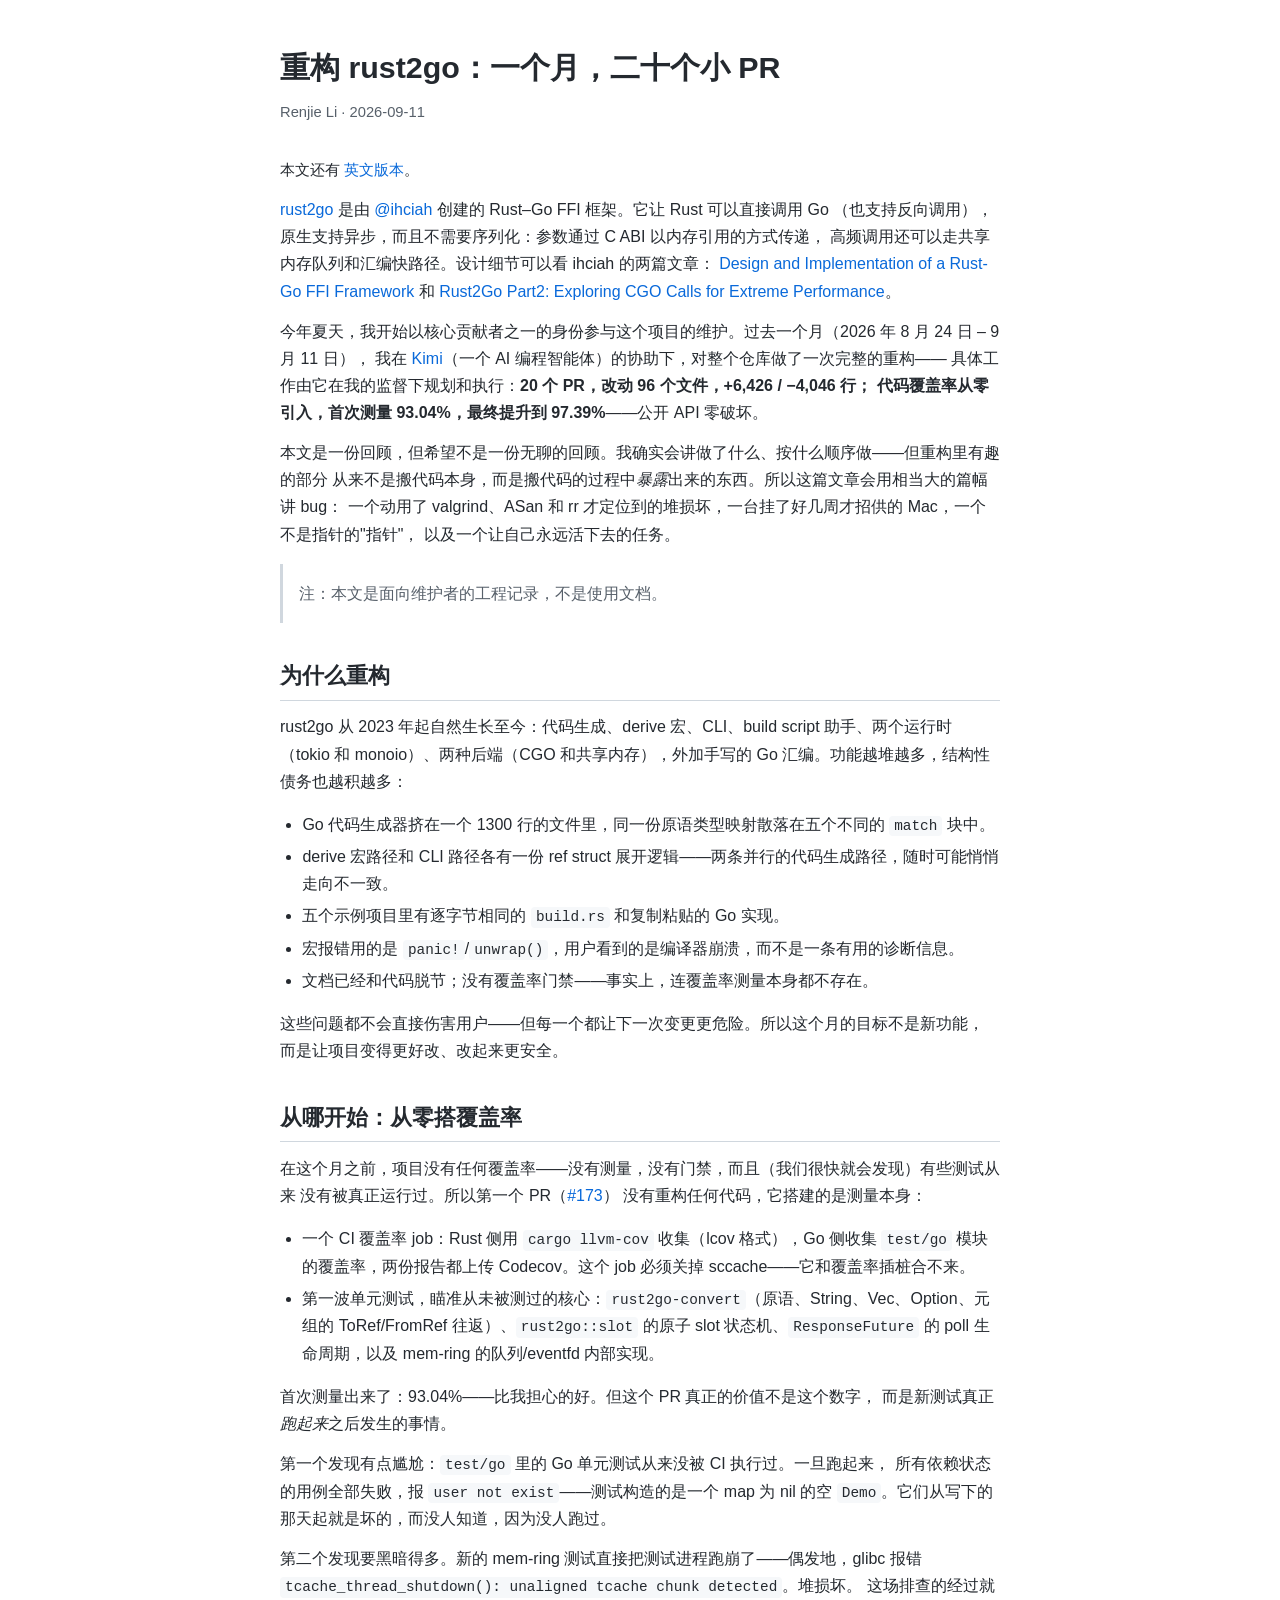
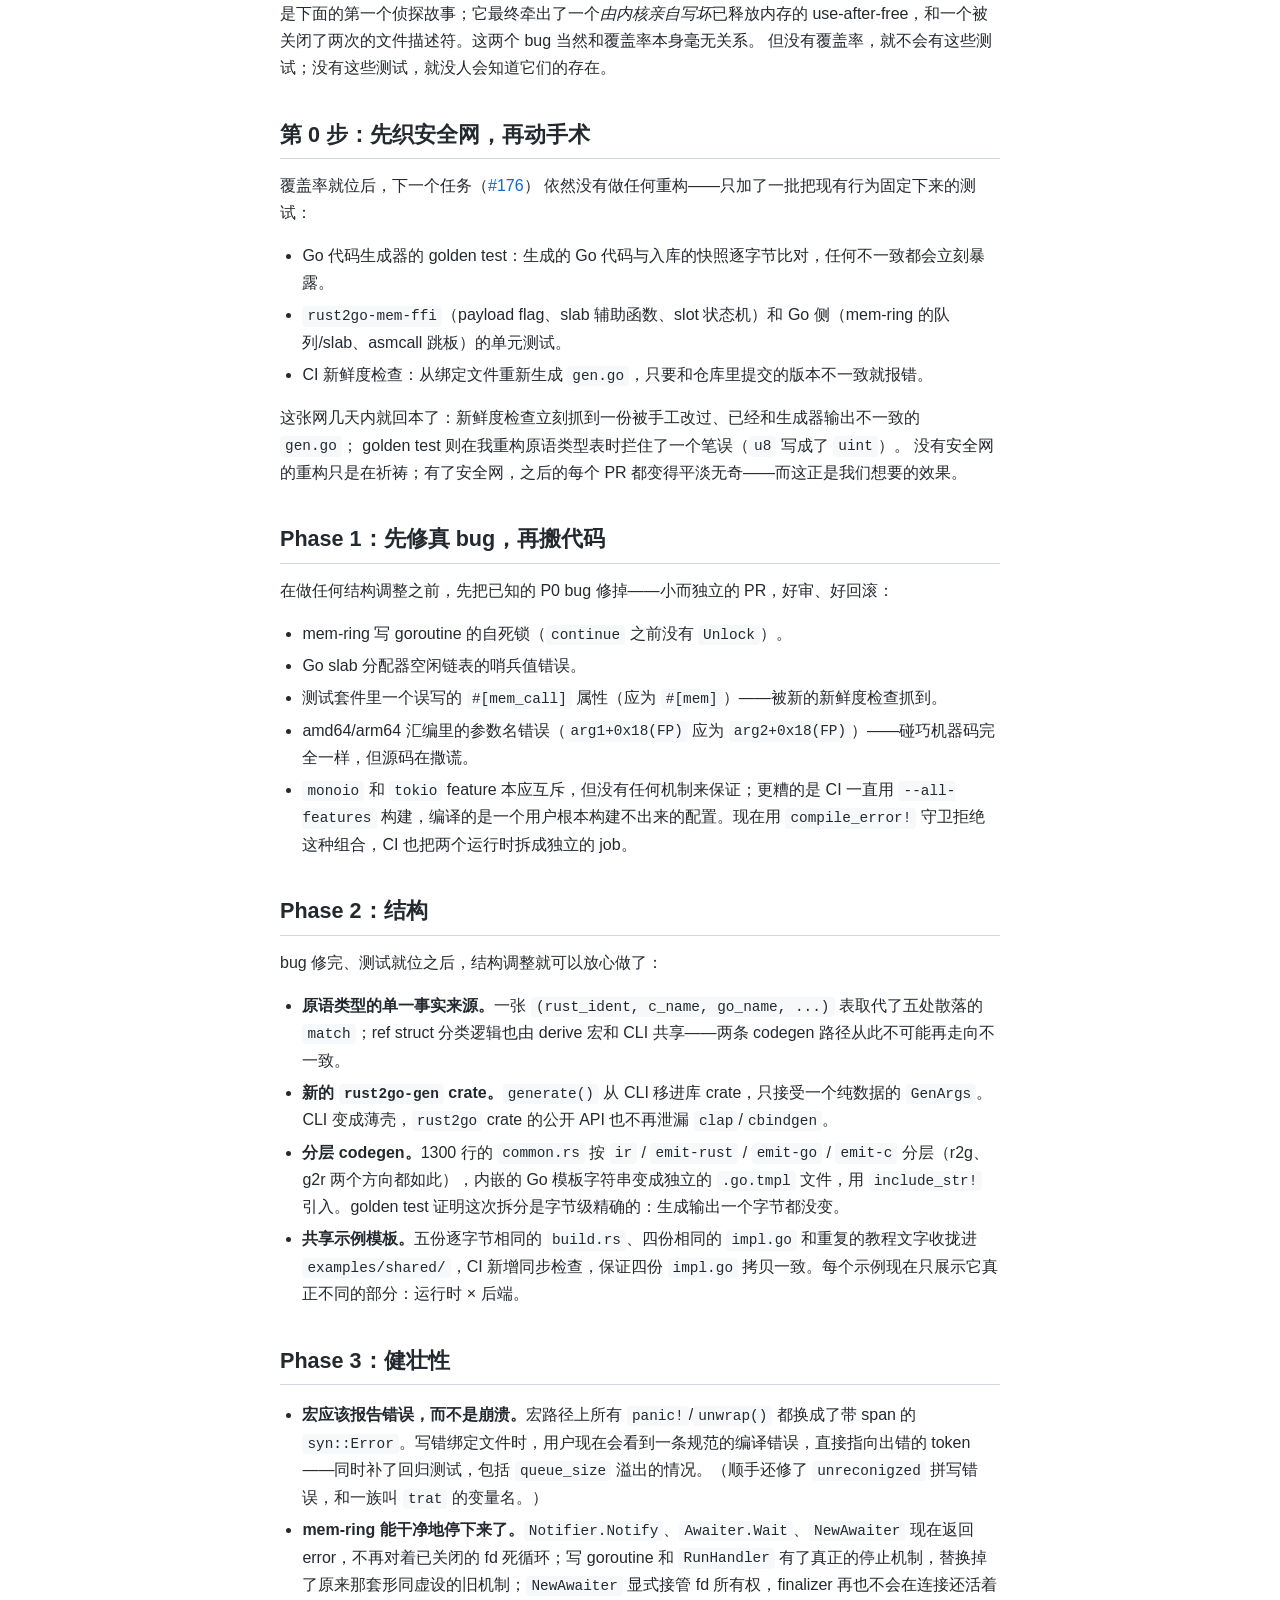
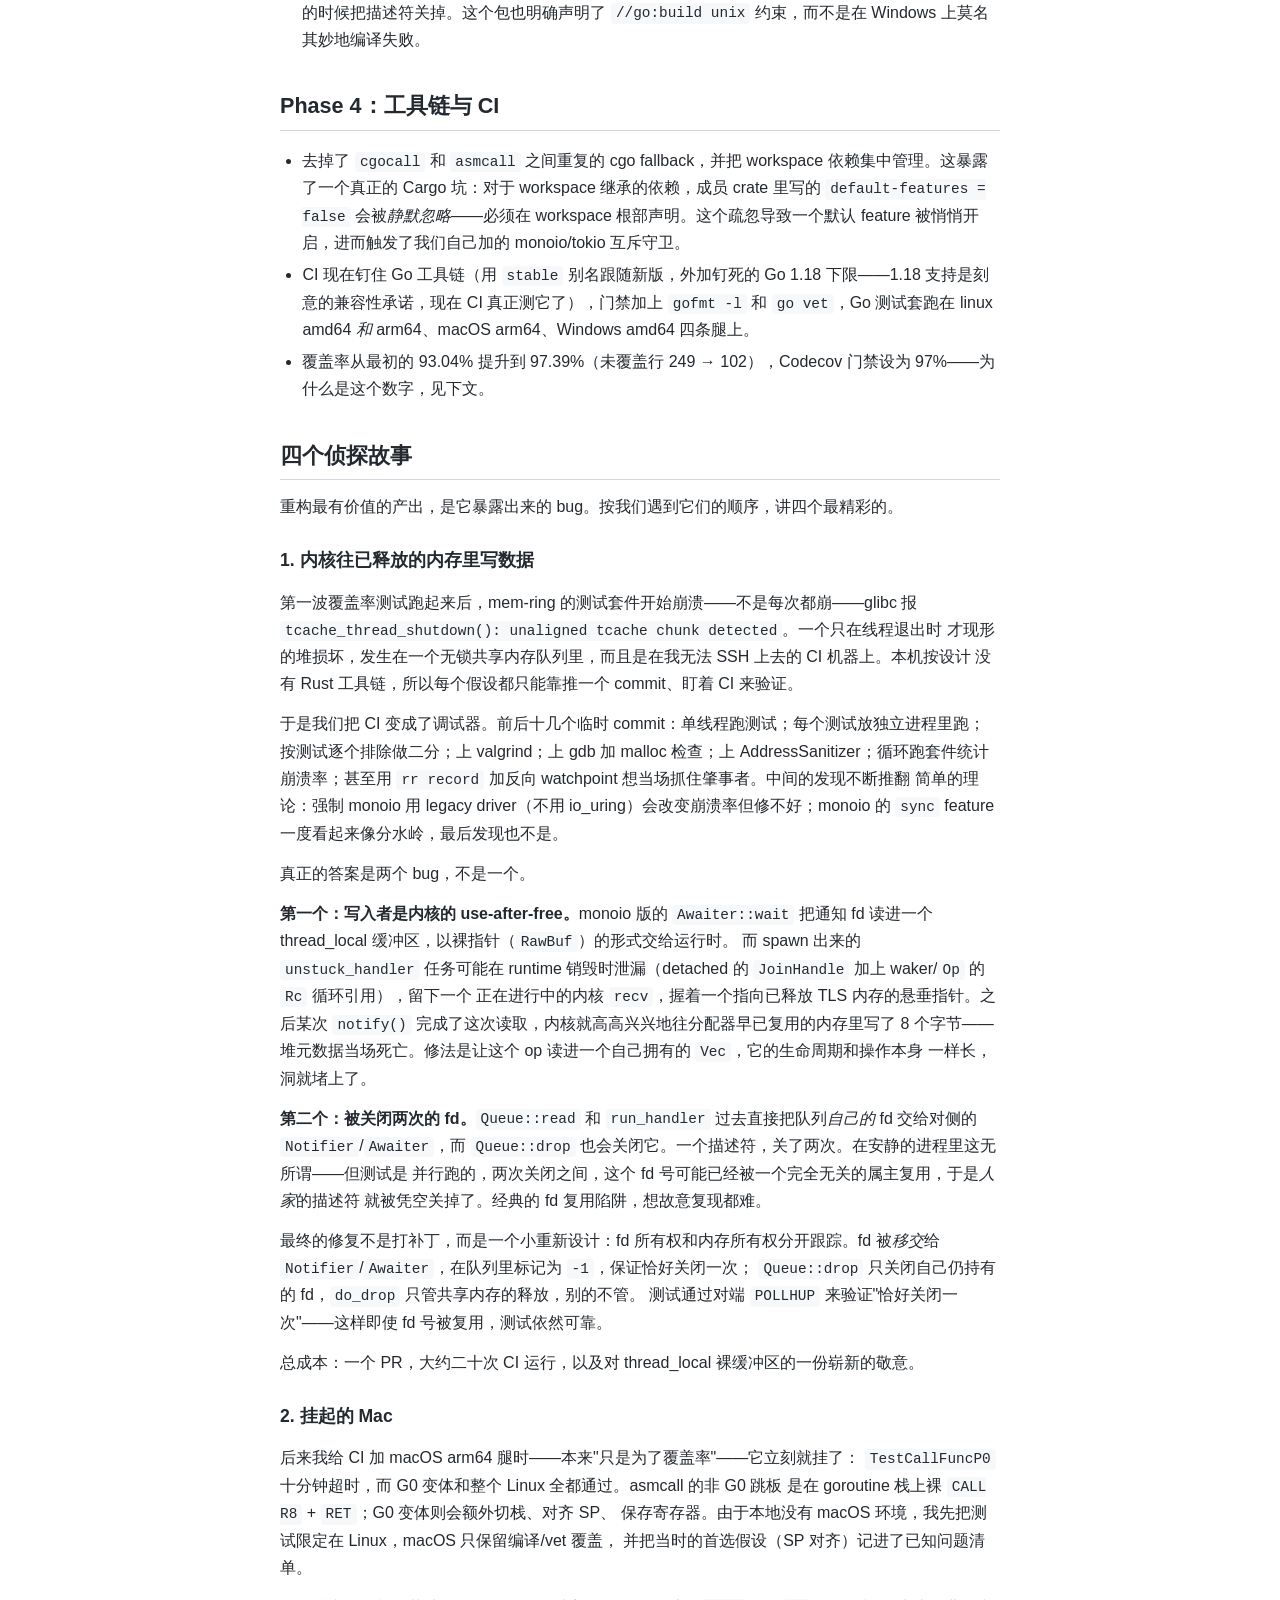
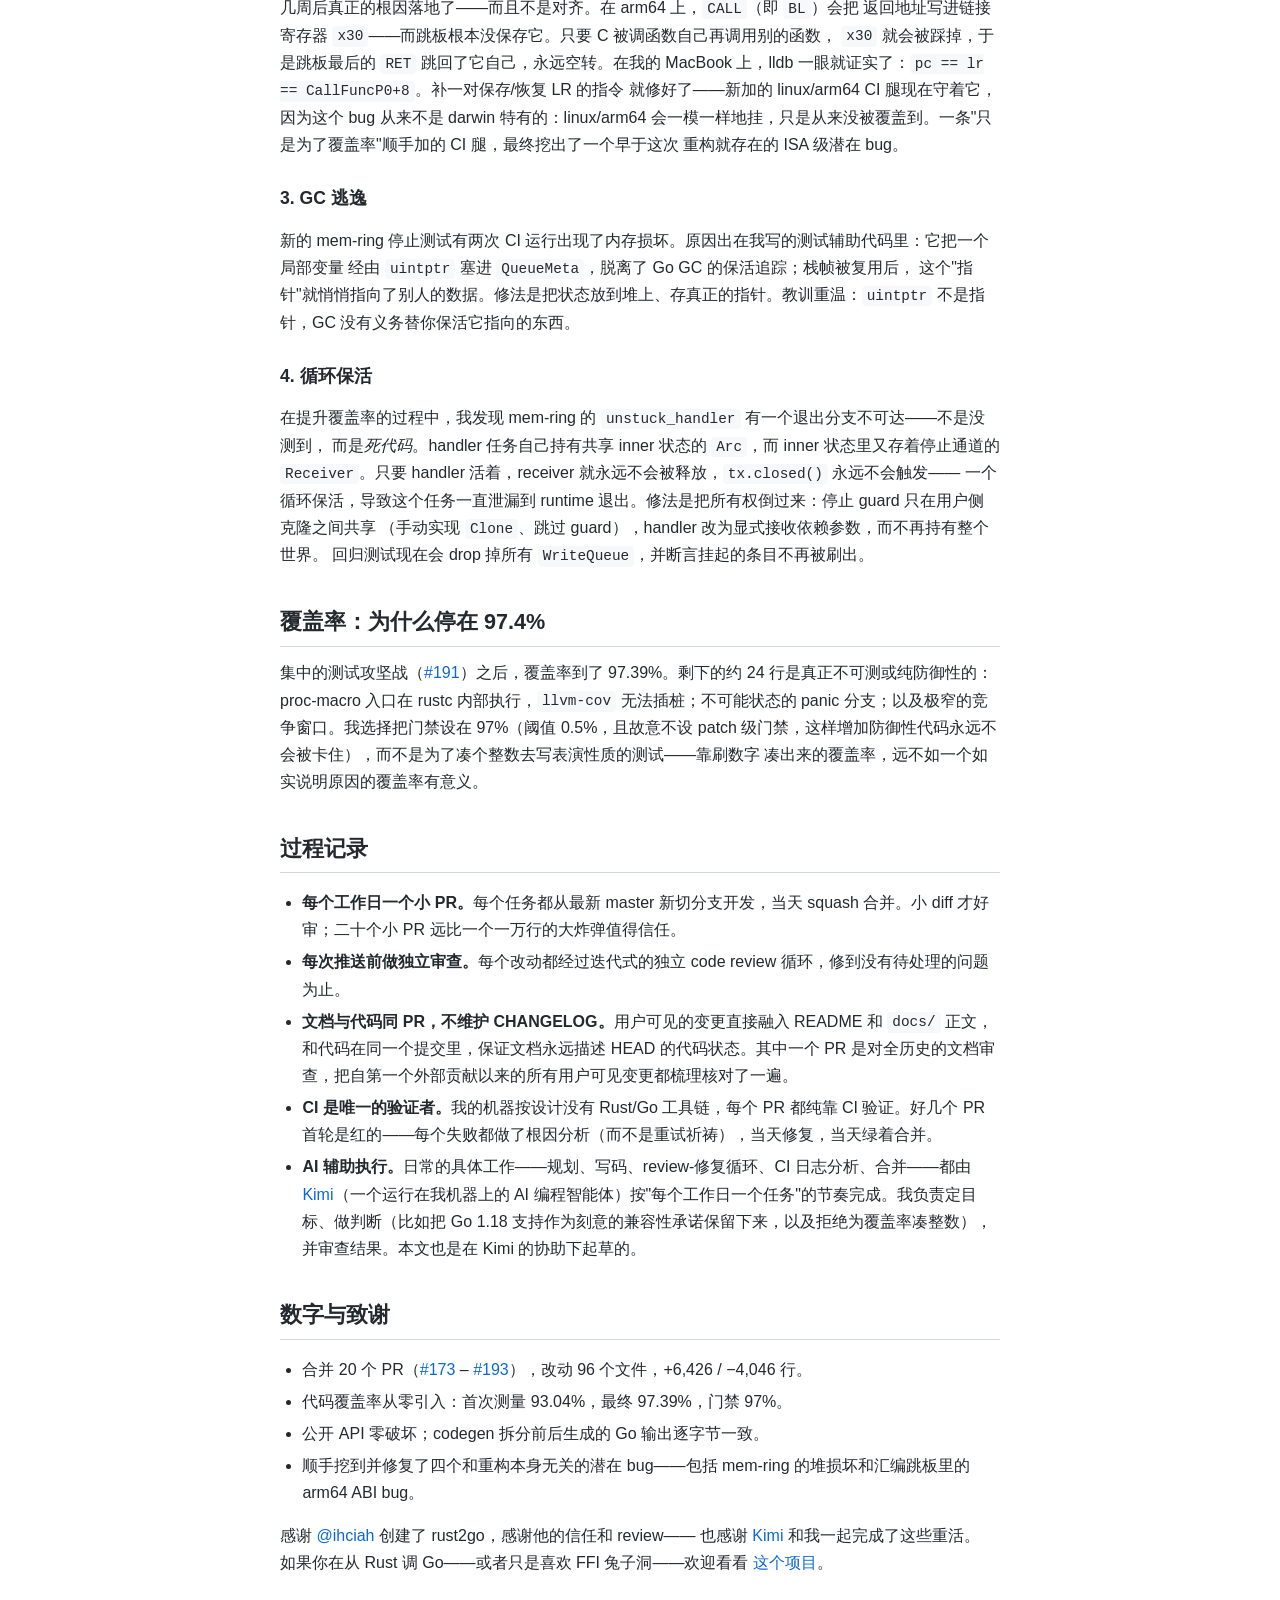
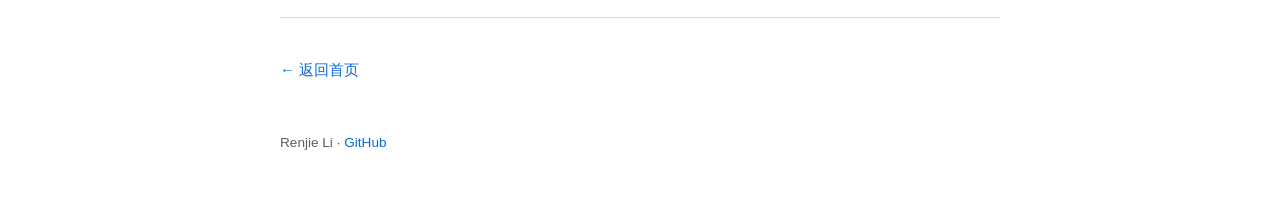
<file: posts/rust2go-refactor-zh.html>
<!DOCTYPE html>
<html lang="zh-CN">
<head>
  <meta charset="UTF-8">
  <meta name="viewport" content="width=device-width, initial-scale=1.0">
  <title>重构 rust2go：一个月，二十个小 PR | Renjie Li's Blog</title>
  <link rel="stylesheet" href="../style.css">
</head>
<body>
  <div class="container">
    <article>
      <h1>重构 rust2go：一个月，二十个小 PR</h1>
      <p class="meta">Renjie Li · 2026-09-11</p>
      <p class="lang-switch">本文还有 <a href="rust2go-refactor.html">英文版本</a>。</p>

      <p>
        <a href="https://github.com/ihciah/rust2go">rust2go</a> 是由
        <a href="https://github.com/ihciah">@ihciah</a> 创建的 Rust–Go FFI 框架。它让 Rust 可以直接调用 Go
        （也支持反向调用），原生支持异步，而且不需要序列化：参数通过 C ABI 以内存引用的方式传递，
        高频调用还可以走共享内存队列和汇编快路径。设计细节可以看 ihciah 的两篇文章：
        <a href="https://en.ihcblog.com/rust2go/">Design and Implementation of a Rust-Go FFI Framework</a> 和
        <a href="https://en.ihcblog.com/rust2go-cgo-asm/">Rust2Go Part2: Exploring CGO Calls for Extreme Performance</a>。
      </p>
      <p>
        今年夏天，我开始以核心贡献者之一的身份参与这个项目的维护。过去一个月（2026 年 8 月 24 日 – 9 月 11 日），
        我在 <a href="https://www.kimi.com/">Kimi</a>（一个 AI 编程智能体）的协助下，对整个仓库做了一次完整的重构——
        具体工作由它在我的监督下规划和执行：<strong>20 个 PR，改动 96 个文件，+6,426 / −4,046 行；
        代码覆盖率从零引入，首次测量 93.04%，最终提升到 97.39%</strong>——公开 API 零破坏。
      </p>
      <p>
        本文是一份回顾，但希望不是一份无聊的回顾。我确实会讲做了什么、按什么顺序做——但重构里有趣的部分
        从来不是搬代码本身，而是搬代码的过程中<em>暴露</em>出来的东西。所以这篇文章会用相当大的篇幅讲 bug：
        一个动用了 valgrind、ASan 和 rr 才定位到的堆损坏，一台挂了好几周才招供的 Mac，一个不是指针的"指针"，
        以及一个让自己永远活下去的任务。
      </p>
      <blockquote>
        <p>注：本文是面向维护者的工程记录，不是使用文档。</p>
      </blockquote>

      <h2>为什么重构</h2>
      <p>
        rust2go 从 2023 年起自然生长至今：代码生成、derive 宏、CLI、build script 助手、两个运行时
        （tokio 和 monoio）、两种后端（CGO 和共享内存），外加手写的 Go 汇编。功能越堆越多，结构性债务也越积越多：
      </p>
      <ul>
        <li>Go 代码生成器挤在一个 1300 行的文件里，同一份原语类型映射散落在五个不同的 <code>match</code> 块中。</li>
        <li>derive 宏路径和 CLI 路径各有一份 ref struct 展开逻辑——两条并行的代码生成路径，随时可能悄悄走向不一致。</li>
        <li>五个示例项目里有逐字节相同的 <code>build.rs</code> 和复制粘贴的 Go 实现。</li>
        <li>宏报错用的是 <code>panic!</code>/<code>unwrap()</code>，用户看到的是编译器崩溃，而不是一条有用的诊断信息。</li>
        <li>文档已经和代码脱节；没有覆盖率门禁——事实上，连覆盖率测量本身都不存在。</li>
      </ul>
      <p>
        这些问题都不会直接伤害用户——但每一个都让下一次变更更危险。所以这个月的目标不是新功能，
        而是让项目变得更好改、改起来更安全。
      </p>

      <h2>从哪开始：从零搭覆盖率</h2>
      <p>
        在这个月之前，项目没有任何覆盖率——没有测量，没有门禁，而且（我们很快就会发现）有些测试从来
        没有被真正运行过。所以第一个 PR（<a href="https://github.com/ihciah/rust2go/pull/173">#173</a>）
        没有重构任何代码，它搭建的是测量本身：
      </p>
      <ul>
        <li>一个 CI 覆盖率 job：Rust 侧用 <code>cargo llvm-cov</code> 收集（lcov 格式），Go 侧收集 <code>test/go</code> 模块的覆盖率，两份报告都上传 Codecov。这个 job 必须关掉 sccache——它和覆盖率插桩合不来。</li>
        <li>第一波单元测试，瞄准从未被测过的核心：<code>rust2go-convert</code>（原语、String、Vec、Option、元组的 ToRef/FromRef 往返）、<code>rust2go::slot</code> 的原子 slot 状态机、<code>ResponseFuture</code> 的 poll 生命周期，以及 mem-ring 的队列/eventfd 内部实现。</li>
      </ul>
      <p>
        首次测量出来了：93.04%——比我担心的好。但这个 PR 真正的价值不是这个数字，
        而是新测试真正<em>跑起来</em>之后发生的事情。
      </p>
      <p>
        第一个发现有点尴尬：<code>test/go</code> 里的 Go 单元测试从来没被 CI 执行过。一旦跑起来，
        所有依赖状态的用例全部失败，报 <code>user not exist</code>——测试构造的是一个 map 为 nil 的空
        <code>Demo</code>。它们从写下的那天起就是坏的，而没人知道，因为没人跑过。
      </p>
      <p>
        第二个发现要黑暗得多。新的 mem-ring 测试直接把测试进程跑崩了——偶发地，glibc 报错
        <code>tcache_thread_shutdown(): unaligned tcache chunk detected</code>。堆损坏。
        这场排查的经过就是下面的第一个侦探故事；它最终牵出了一个<em>由内核亲自写坏</em>已释放内存的
        use-after-free，和一个被关闭了两次的文件描述符。这两个 bug 当然和覆盖率本身毫无关系。
        但没有覆盖率，就不会有这些测试；没有这些测试，就没人会知道它们的存在。
      </p>

      <h2>第 0 步：先织安全网，再动手术</h2>
      <p>
        覆盖率就位后，下一个任务（<a href="https://github.com/ihciah/rust2go/pull/176">#176</a>）
        依然没有做任何重构——只加了一批把现有行为固定下来的测试：
      </p>
      <ul>
        <li>Go 代码生成器的 golden test：生成的 Go 代码与入库的快照逐字节比对，任何不一致都会立刻暴露。</li>
        <li><code>rust2go-mem-ffi</code>（payload flag、slab 辅助函数、slot 状态机）和 Go 侧（mem-ring 的队列/slab、asmcall 跳板）的单元测试。</li>
        <li>CI 新鲜度检查：从绑定文件重新生成 <code>gen.go</code>，只要和仓库里提交的版本不一致就报错。</li>
      </ul>
      <p>
        这张网几天内就回本了：新鲜度检查立刻抓到一份被手工改过、已经和生成器输出不一致的 <code>gen.go</code>；
        golden test 则在我重构原语类型表时拦住了一个笔误（<code>u8</code> 写成了 <code>uint</code>）。
        没有安全网的重构只是在祈祷；有了安全网，之后的每个 PR 都变得平淡无奇——而这正是我们想要的效果。
      </p>

      <h2>Phase 1：先修真 bug，再搬代码</h2>
      <p>在做任何结构调整之前，先把已知的 P0 bug 修掉——小而独立的 PR，好审、好回滚：</p>
      <ul>
        <li>mem-ring 写 goroutine 的自死锁（<code>continue</code> 之前没有 <code>Unlock</code>）。</li>
        <li>Go slab 分配器空闲链表的哨兵值错误。</li>
        <li>测试套件里一个误写的 <code>#[mem_call]</code> 属性（应为 <code>#[mem]</code>）——被新的新鲜度检查抓到。</li>
        <li>amd64/arm64 汇编里的参数名错误（<code>arg1+0x18(FP)</code> 应为 <code>arg2+0x18(FP)</code>）——碰巧机器码完全一样，但源码在撒谎。</li>
        <li><code>monoio</code> 和 <code>tokio</code> feature 本应互斥，但没有任何机制来保证；更糟的是 CI 一直用 <code>--all-features</code> 构建，编译的是一个用户根本构建不出来的配置。现在用 <code>compile_error!</code> 守卫拒绝这种组合，CI 也把两个运行时拆成独立的 job。</li>
      </ul>

      <h2>Phase 2：结构</h2>
      <p>bug 修完、测试就位之后，结构调整就可以放心做了：</p>
      <ul>
        <li><strong>原语类型的单一事实来源。</strong>一张 <code>(rust_ident, c_name, go_name, ...)</code> 表取代了五处散落的 <code>match</code>；ref struct 分类逻辑也由 derive 宏和 CLI 共享——两条 codegen 路径从此不可能再走向不一致。</li>
        <li><strong>新的 <code>rust2go-gen</code> crate。</strong><code>generate()</code> 从 CLI 移进库 crate，只接受一个纯数据的 <code>GenArgs</code>。CLI 变成薄壳，<code>rust2go</code> crate 的公开 API 也不再泄漏 <code>clap</code>/<code>cbindgen</code>。</li>
        <li><strong>分层 codegen。</strong>1300 行的 <code>common.rs</code> 按 <code>ir</code> / <code>emit-rust</code> / <code>emit-go</code> / <code>emit-c</code> 分层（r2g、g2r 两个方向都如此），内嵌的 Go 模板字符串变成独立的 <code>.go.tmpl</code> 文件，用 <code>include_str!</code> 引入。golden test 证明这次拆分是字节级精确的：生成输出一个字节都没变。</li>
        <li><strong>共享示例模板。</strong>五份逐字节相同的 <code>build.rs</code>、四份相同的 <code>impl.go</code> 和重复的教程文字收拢进 <code>examples/shared/</code>，CI 新增同步检查，保证四份 <code>impl.go</code> 拷贝一致。每个示例现在只展示它真正不同的部分：运行时 × 后端。</li>
      </ul>

      <h2>Phase 3：健壮性</h2>
      <ul>
        <li><strong>宏应该报告错误，而不是崩溃。</strong>宏路径上所有 <code>panic!</code>/<code>unwrap()</code> 都换成了带 span 的 <code>syn::Error</code>。写错绑定文件时，用户现在会看到一条规范的编译错误，直接指向出错的 token——同时补了回归测试，包括 <code>queue_size</code> 溢出的情况。（顺手还修了 <code>unreconigzed</code> 拼写错误，和一族叫 <code>trat</code> 的变量名。）</li>
        <li><strong>mem-ring 能干净地停下来了。</strong><code>Notifier.Notify</code>、<code>Awaiter.Wait</code>、<code>NewAwaiter</code> 现在返回 error，不再对着已关闭的 fd 死循环；写 goroutine 和 <code>RunHandler</code> 有了真正的停止机制，替换掉了原来那套形同虚设的旧机制；<code>NewAwaiter</code> 显式接管 fd 所有权，finalizer 再也不会在连接还活着的时候把描述符关掉。这个包也明确声明了 <code>//go:build unix</code> 约束，而不是在 Windows 上莫名其妙地编译失败。</li>
      </ul>

      <h2>Phase 4：工具链与 CI</h2>
      <ul>
        <li>去掉了 <code>cgocall</code> 和 <code>asmcall</code> 之间重复的 cgo fallback，并把 workspace 依赖集中管理。这暴露了一个真正的 Cargo 坑：对于 workspace 继承的依赖，成员 crate 里写的 <code>default-features = false</code> 会被<em>静默忽略</em>——必须在 workspace 根部声明。这个疏忽导致一个默认 feature 被悄悄开启，进而触发了我们自己加的 monoio/tokio 互斥守卫。</li>
        <li>CI 现在钉住 Go 工具链（用 <code>stable</code> 别名跟随新版，外加钉死的 Go 1.18 下限——1.18 支持是刻意的兼容性承诺，现在 CI 真正测它了），门禁加上 <code>gofmt -l</code> 和 <code>go vet</code>，Go 测试套跑在 linux amd64 <em>和</em> arm64、macOS arm64、Windows amd64 四条腿上。</li>
        <li>覆盖率从最初的 93.04% 提升到 97.39%（未覆盖行 249 → 102），Codecov 门禁设为 97%——为什么是这个数字，见下文。</li>
      </ul>

      <h2>四个侦探故事</h2>
      <p>重构最有价值的产出，是它暴露出来的 bug。按我们遇到它们的顺序，讲四个最精彩的。</p>

      <h3>1. 内核往已释放的内存里写数据</h3>
      <p>
        第一波覆盖率测试跑起来后，mem-ring 的测试套件开始崩溃——不是每次都崩——glibc 报
        <code>tcache_thread_shutdown(): unaligned tcache chunk detected</code>。一个只在线程退出时
        才现形的堆损坏，发生在一个无锁共享内存队列里，而且是在我无法 SSH 上去的 CI 机器上。本机按设计
        没有 Rust 工具链，所以每个假设都只能靠推一个 commit、盯着 CI 来验证。
      </p>
      <p>
        于是我们把 CI 变成了调试器。前后十几个临时 commit：单线程跑测试；每个测试放独立进程里跑；
        按测试逐个排除做二分；上 valgrind；上 gdb 加 malloc 检查；上 AddressSanitizer；循环跑套件统计
        崩溃率；甚至用 <code>rr record</code> 加反向 watchpoint 想当场抓住肇事者。中间的发现不断推翻
        简单的理论：强制 monoio 用 legacy driver（不用 io_uring）会改变崩溃率但修不好；monoio 的
        <code>sync</code> feature 一度看起来像分水岭，最后发现也不是。
      </p>
      <p>
        真正的答案是两个 bug，不是一个。
      </p>
      <p>
        <strong>第一个：写入者是内核的 use-after-free。</strong>monoio 版的 <code>Awaiter::wait</code>
        把通知 fd 读进一个 thread_local 缓冲区，以裸指针（<code>RawBuf</code>）的形式交给运行时。
        而 spawn 出来的 <code>unstuck_handler</code> 任务可能在 runtime 销毁时泄漏（detached 的
        <code>JoinHandle</code> 加上 waker/<code>Op</code> 的 <code>Rc</code> 循环引用），留下一个
        正在进行中的内核 <code>recv</code>，握着一个指向已释放 TLS 内存的悬垂指针。之后某次
        <code>notify()</code> 完成了这次读取，内核就高高兴兴地往分配器早已复用的内存里写了 8 个字节——
        堆元数据当场死亡。修法是让这个 op 读进一个自己拥有的 <code>Vec</code>，它的生命周期和操作本身
        一样长，洞就堵上了。
      </p>
      <p>
        <strong>第二个：被关闭两次的 fd。</strong><code>Queue::read</code> 和 <code>run_handler</code>
        过去直接把队列<em>自己的</em> fd 交给对侧的 <code>Notifier</code>/<code>Awaiter</code>，而
        <code>Queue::drop</code> 也会关闭它。一个描述符，关了两次。在安静的进程里这无所谓——但测试是
        并行跑的，两次关闭之间，这个 fd 号可能已经被一个完全无关的属主复用，于是<em>人家</em>的描述符
        就被凭空关掉了。经典的 fd 复用陷阱，想故意复现都难。
      </p>
      <p>
        最终的修复不是打补丁，而是一个小重新设计：fd 所有权和内存所有权分开跟踪。fd 被<em>移交</em>给
        <code>Notifier</code>/<code>Awaiter</code>，在队列里标记为 <code>-1</code>，保证恰好关闭一次；
        <code>Queue::drop</code> 只关闭自己仍持有的 fd，<code>do_drop</code> 只管共享内存的释放，别的不管。
        测试通过对端 <code>POLLHUP</code> 来验证"恰好关闭一次"——这样即使 fd 号被复用，测试依然可靠。
      </p>
      <p>
        总成本：一个 PR，大约二十次 CI 运行，以及对 thread_local 裸缓冲区的一份崭新的敬意。
      </p>

      <h3>2. 挂起的 Mac</h3>
      <p>
        后来我给 CI 加 macOS arm64 腿时——本来"只是为了覆盖率"——它立刻就挂了：
        <code>TestCallFuncP0</code> 十分钟超时，而 G0 变体和整个 Linux 全都通过。asmcall 的非 G0 跳板
        是在 goroutine 栈上裸 <code>CALL R8</code> + <code>RET</code>；G0 变体则会额外切栈、对齐 SP、
        保存寄存器。由于本地没有 macOS 环境，我先把测试限定在 Linux，macOS 只保留编译/vet 覆盖，
        并把当时的首选假设（SP 对齐）记进了已知问题清单。
      </p>
      <p>
        几周后真正的根因落地了——而且不是对齐。在 arm64 上，<code>CALL</code>（即 <code>BL</code>）会把
        返回地址写进链接寄存器 <code>x30</code>——而跳板根本没保存它。只要 C 被调函数自己再调用别的函数，
        <code>x30</code> 就会被踩掉，于是跳板最后的 <code>RET</code> 跳回了它自己，永远空转。在我的
        MacBook 上，lldb 一眼就证实了：<code>pc == lr == CallFuncP0+8</code>。补一对保存/恢复 LR 的指令
        就修好了——新加的 linux/arm64 CI 腿现在守着它，因为这个 bug 从来不是 darwin 特有的：linux/arm64
        会一模一样地挂，只是从来没被覆盖到。一条"只是为了覆盖率"顺手加的 CI 腿，最终挖出了一个早于这次
        重构就存在的 ISA 级潜在 bug。
      </p>

      <h3>3. GC 逃逸</h3>
      <p>
        新的 mem-ring 停止测试有两次 CI 运行出现了内存损坏。原因出在我写的测试辅助代码里：它把一个局部变量
        经由 <code>uintptr</code> 塞进 <code>QueueMeta</code>，脱离了 Go GC 的保活追踪；栈帧被复用后，
        这个"指针"就悄悄指向了别人的数据。修法是把状态放到堆上、存真正的指针。教训重温：<code>uintptr</code>
        不是指针，GC 没有义务替你保活它指向的东西。
      </p>

      <h3>4. 循环保活</h3>
      <p>
        在提升覆盖率的过程中，我发现 mem-ring 的 <code>unstuck_handler</code> 有一个退出分支不可达——不是没测到，
        而是<em>死代码</em>。handler 任务自己持有共享 inner 状态的 <code>Arc</code>，而 inner 状态里又存着停止通道的
        <code>Receiver</code>。只要 handler 活着，receiver 就永远不会被释放，<code>tx.closed()</code> 永远不会触发——
        一个循环保活，导致这个任务一直泄漏到 runtime 退出。修法是把所有权倒过来：停止 guard 只在用户侧克隆之间共享
        （手动实现 <code>Clone</code>、跳过 guard），handler 改为显式接收依赖参数，而不再持有整个世界。
        回归测试现在会 drop 掉所有 <code>WriteQueue</code>，并断言挂起的条目不再被刷出。
      </p>

      <h2>覆盖率：为什么停在 97.4%</h2>
      <p>
        集中的测试攻坚战（<a href="https://github.com/ihciah/rust2go/pull/191">#191</a>）之后，覆盖率到了
        97.39%。剩下的约 24 行是真正不可测或纯防御性的：proc-macro 入口在 rustc 内部执行，<code>llvm-cov</code>
        无法插桩；不可能状态的 panic 分支；以及极窄的竞争窗口。我选择把门禁设在 97%（阈值 0.5%，且故意不设
        patch 级门禁，这样增加防御性代码永远不会被卡住），而不是为了凑个整数去写表演性质的测试——靠刷数字
        凑出来的覆盖率，远不如一个如实说明原因的覆盖率有意义。
      </p>

      <h2>过程记录</h2>
      <ul>
        <li><strong>每个工作日一个小 PR。</strong>每个任务都从最新 master 新切分支开发，当天 squash 合并。小 diff 才好审；二十个小 PR 远比一个一万行的大炸弹值得信任。</li>
        <li><strong>每次推送前做独立审查。</strong>每个改动都经过迭代式的独立 code review 循环，修到没有待处理的问题为止。</li>
        <li><strong>文档与代码同 PR，不维护 CHANGELOG。</strong>用户可见的变更直接融入 README 和 <code>docs/</code> 正文，和代码在同一个提交里，保证文档永远描述 HEAD 的代码状态。其中一个 PR 是对全历史的文档审查，把自第一个外部贡献以来的所有用户可见变更都梳理核对了一遍。</li>
        <li><strong>CI 是唯一的验证者。</strong>我的机器按设计没有 Rust/Go 工具链，每个 PR 都纯靠 CI 验证。好几个 PR 首轮是红的——每个失败都做了根因分析（而不是重试祈祷），当天修复，当天绿着合并。</li>
        <li><strong>AI 辅助执行。</strong>日常的具体工作——规划、写码、review-修复循环、CI 日志分析、合并——都由 <a href="https://www.kimi.com/">Kimi</a>（一个运行在我机器上的 AI 编程智能体）按"每个工作日一个任务"的节奏完成。我负责定目标、做判断（比如把 Go 1.18 支持作为刻意的兼容性承诺保留下来，以及拒绝为覆盖率凑整数），并审查结果。本文也是在 Kimi 的协助下起草的。</li>
      </ul>

      <h2>数字与致谢</h2>
      <ul>
        <li>合并 20 个 PR（<a href="https://github.com/ihciah/rust2go/pull/173">#173</a> – <a href="https://github.com/ihciah/rust2go/pull/193">#193</a>），改动 96 个文件，+6,426 / −4,046 行。</li>
        <li>代码覆盖率从零引入：首次测量 93.04%，最终 97.39%，门禁 97%。</li>
        <li>公开 API 零破坏；codegen 拆分前后生成的 Go 输出逐字节一致。</li>
        <li>顺手挖到并修复了四个和重构本身无关的潜在 bug——包括 mem-ring 的堆损坏和汇编跳板里的 arm64 ABI bug。</li>
      </ul>
      <p>
        感谢 <a href="https://github.com/ihciah">@ihciah</a> 创建了 rust2go，感谢他的信任和 review——
        也感谢 <a href="https://www.kimi.com/">Kimi</a> 和我一起完成了这些重活。
        如果你在从 Rust 调 Go——或者只是喜欢 FFI 兔子洞——欢迎看看
        <a href="https://github.com/ihciah/rust2go">这个项目</a>。
      </p>

      <hr>
      <p class="meta"><a href="../index.html">← 返回首页</a></p>
    </article>
    <footer>
      <p>Renjie Li · <a href="https://github.com/lirenjie95">GitHub</a></p>
    </footer>
  </div>
</body>
</html>
</file>
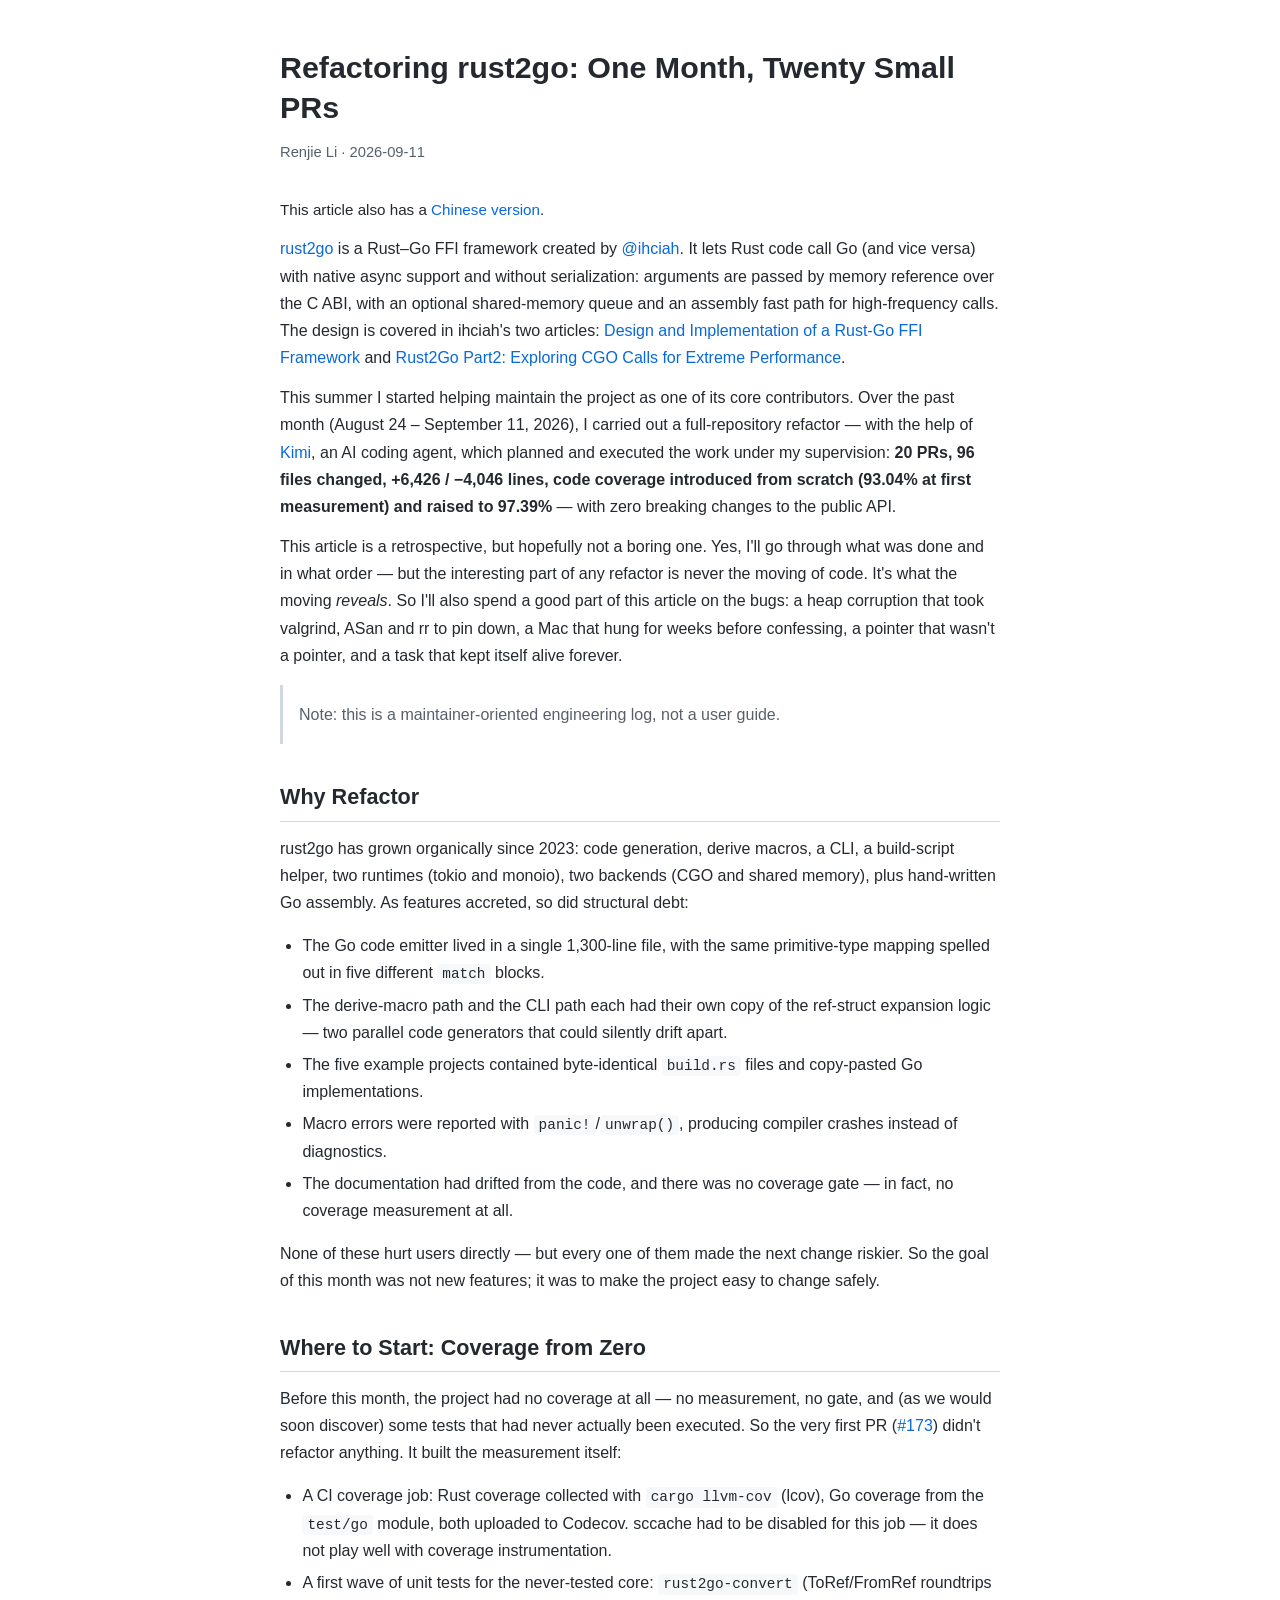
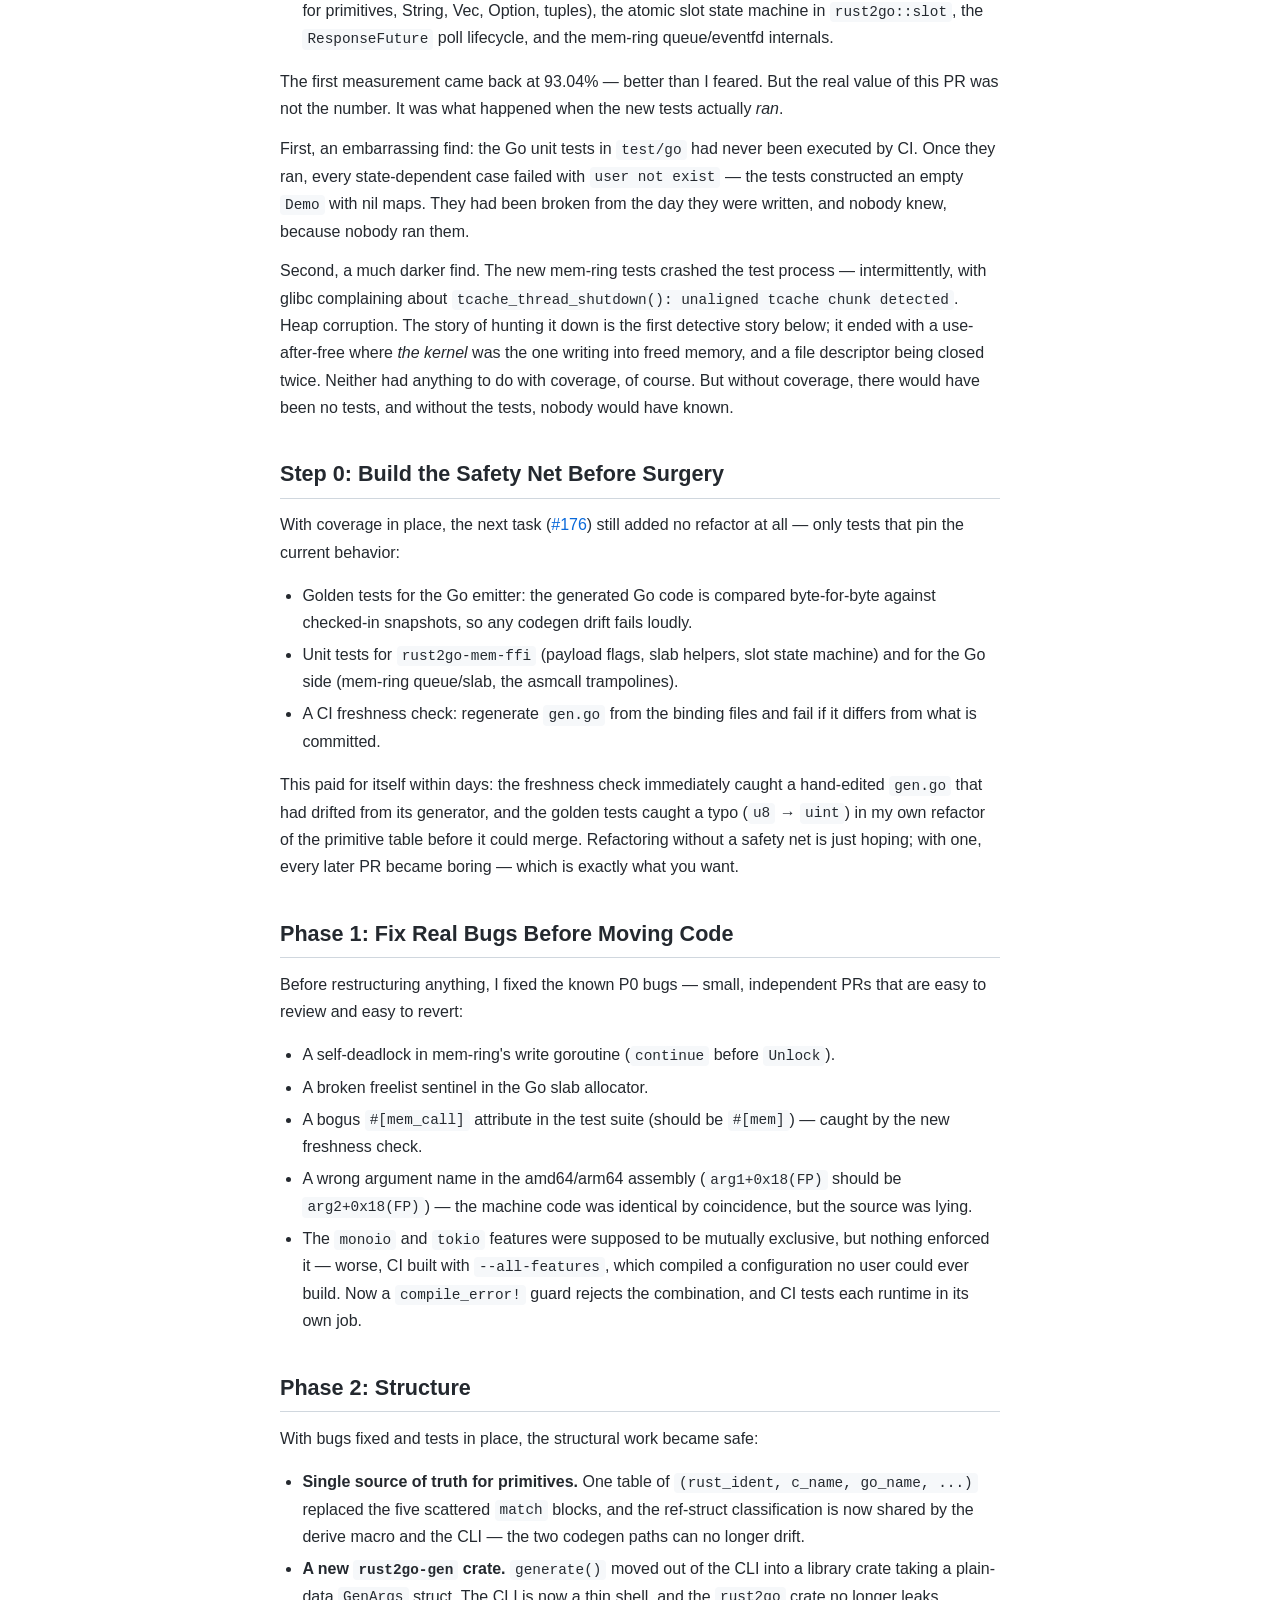
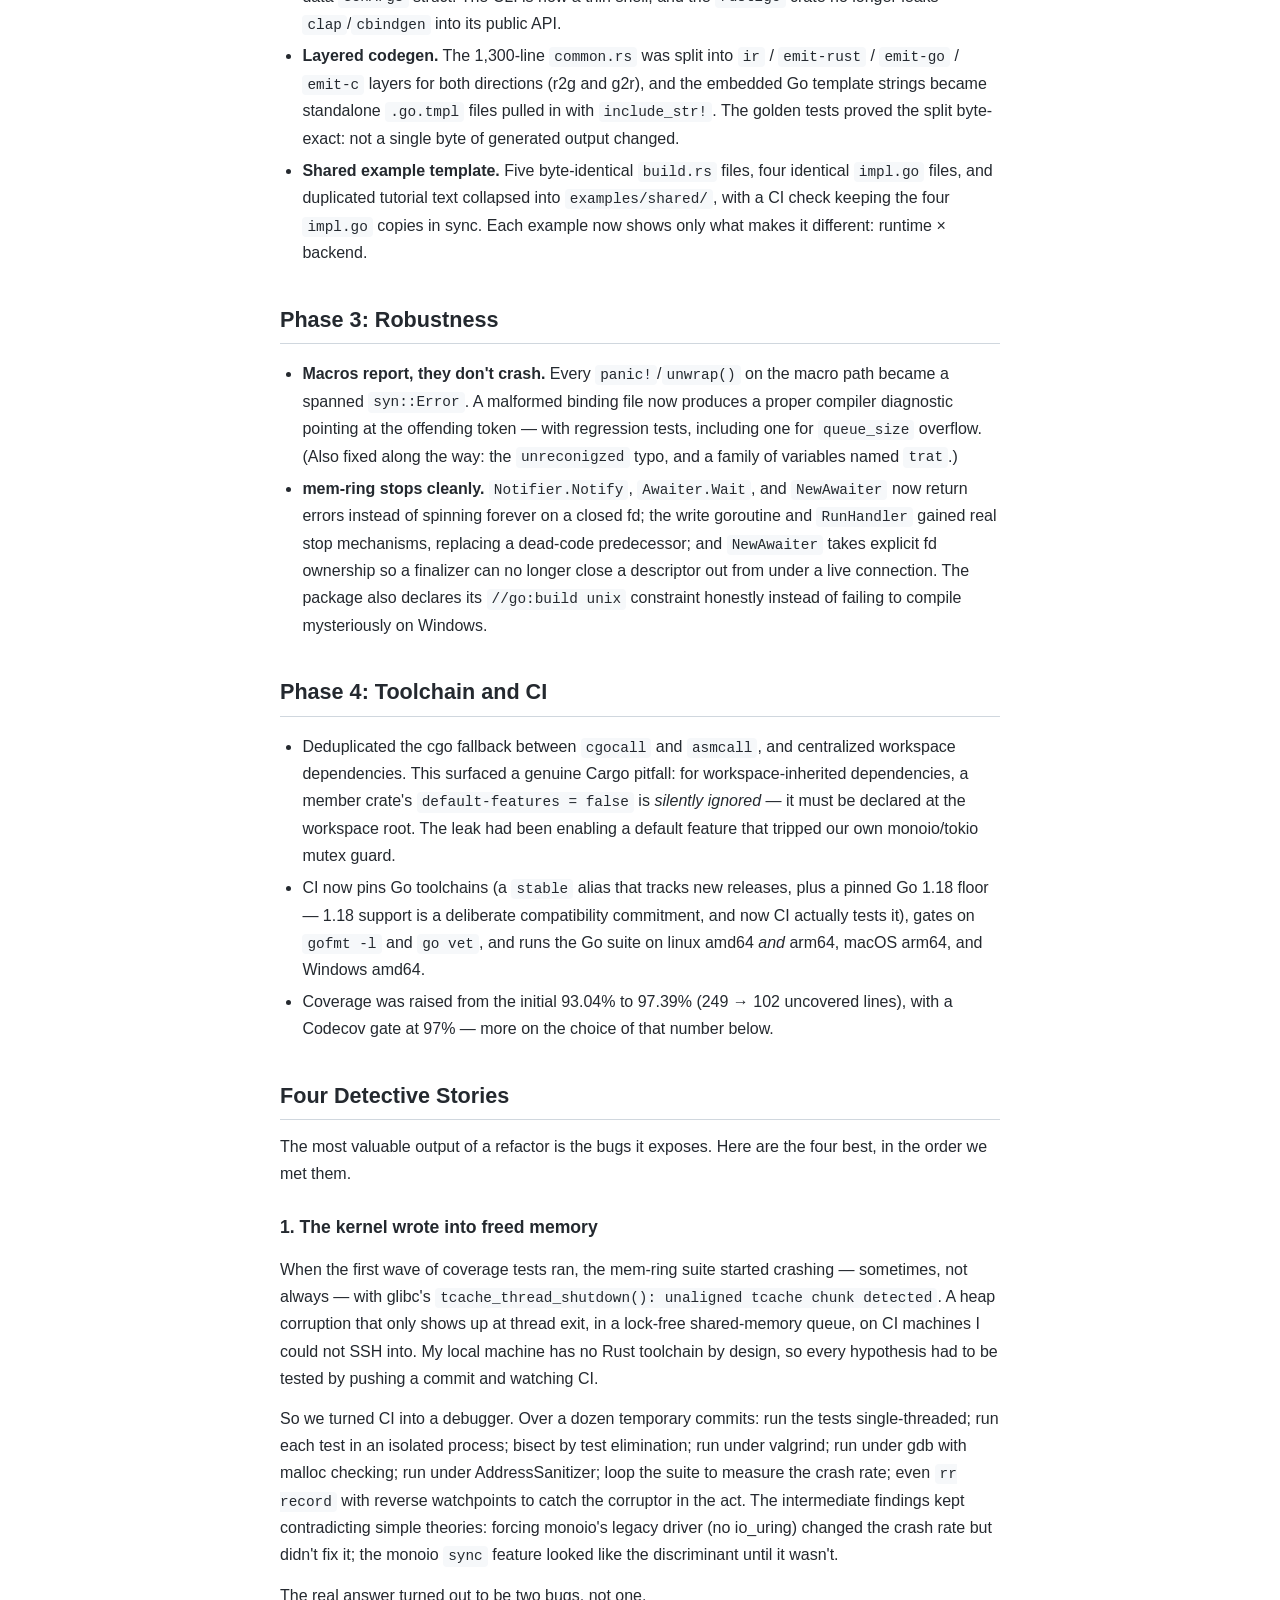
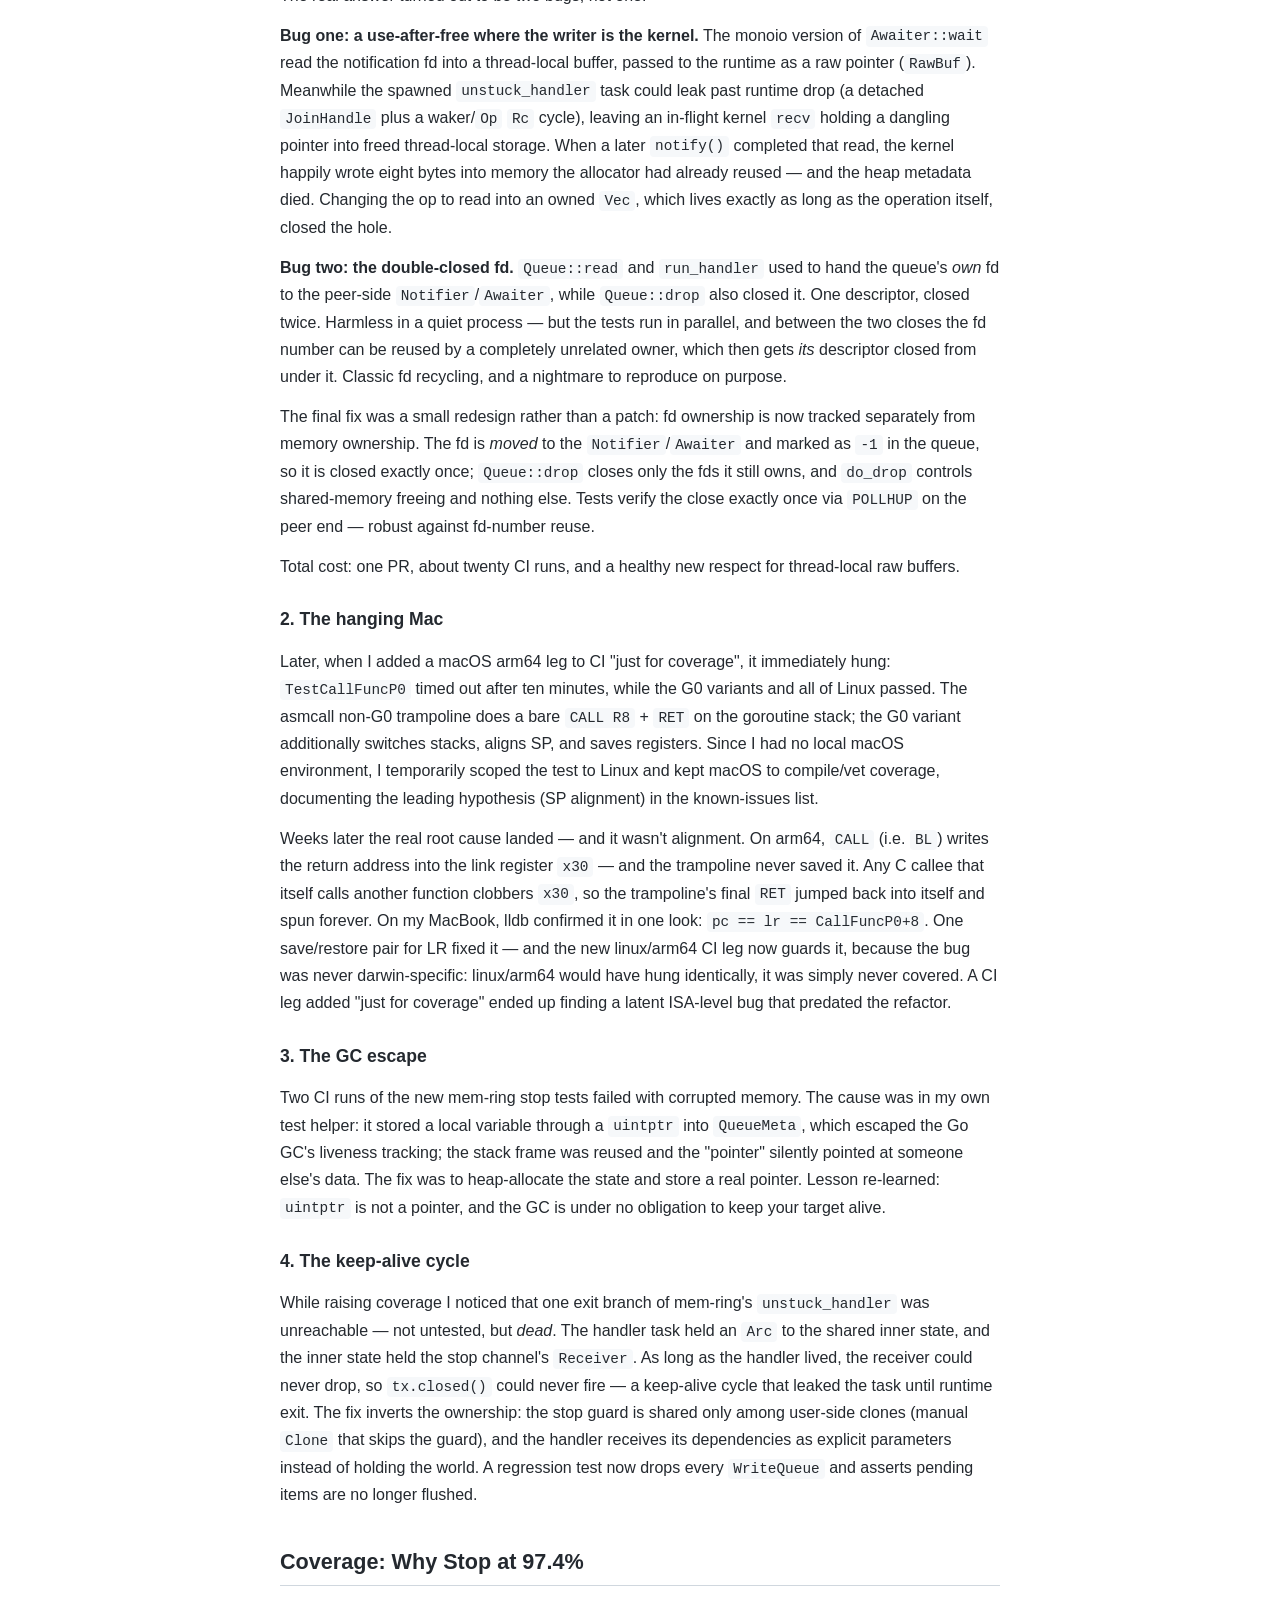
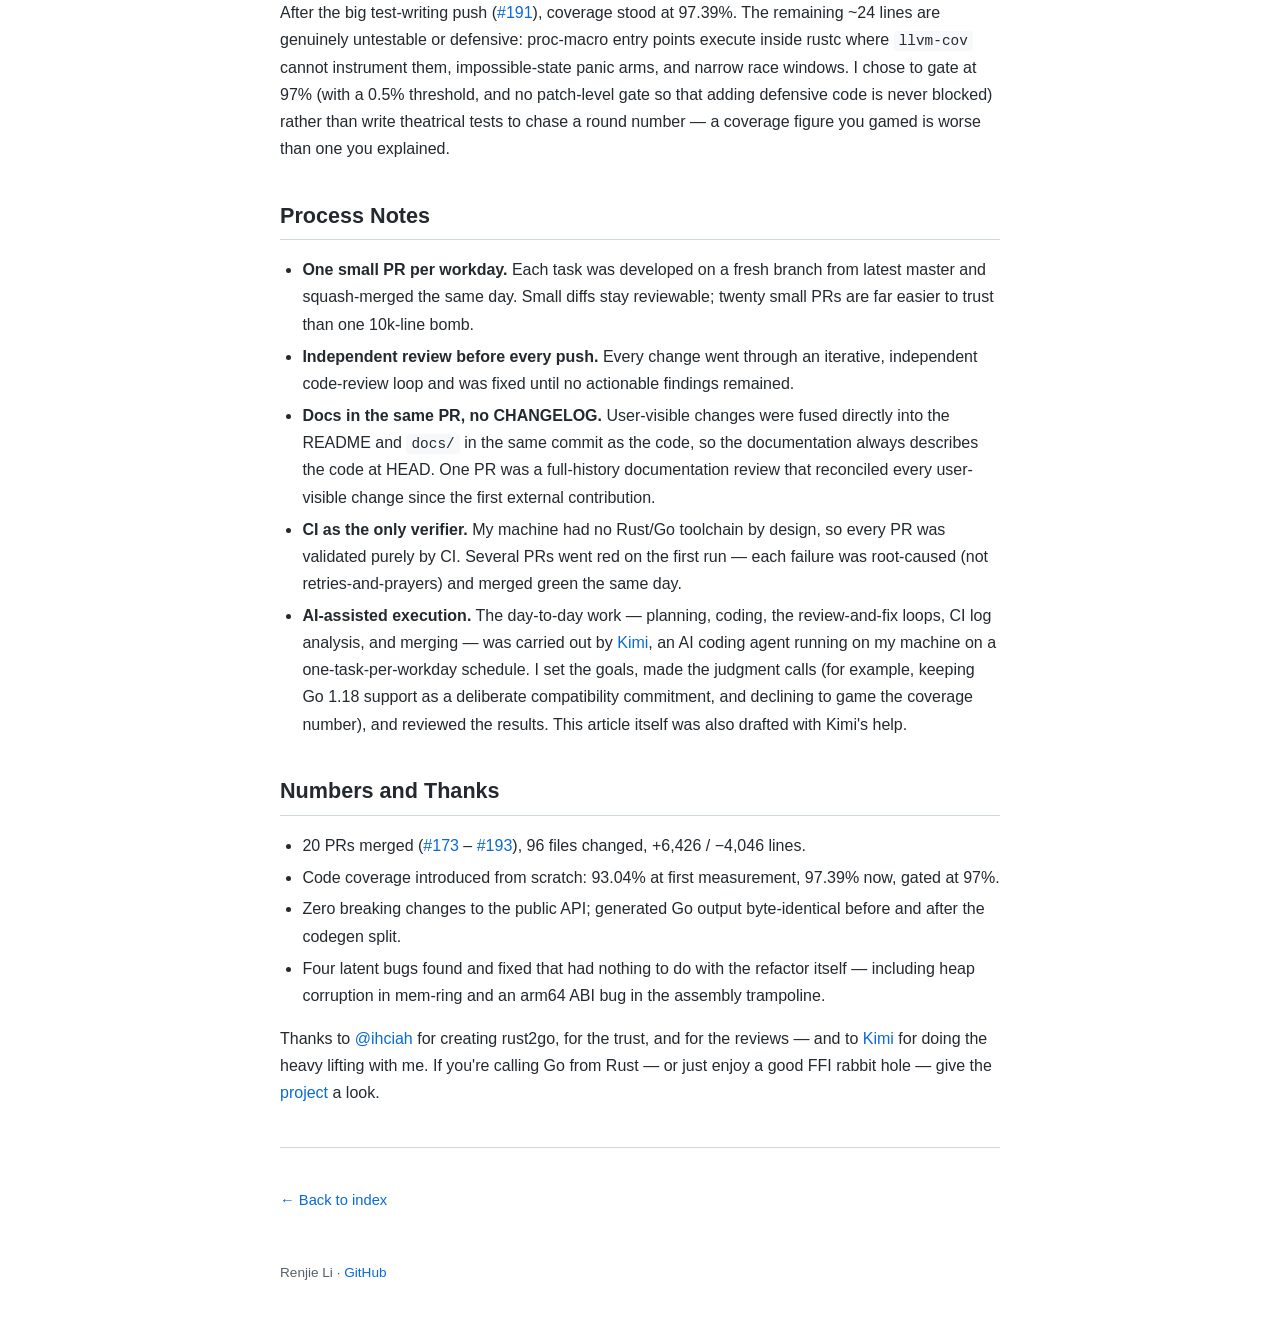
<file: posts/rust2go-refactor.html>
<!DOCTYPE html>
<html lang="en">
<head>
  <meta charset="UTF-8">
  <meta name="viewport" content="width=device-width, initial-scale=1.0">
  <title>Refactoring rust2go: One Month, Twenty Small PRs | Renjie Li's Blog</title>
  <link rel="stylesheet" href="../style.css">
</head>
<body>
  <div class="container">
    <article>
      <h1>Refactoring rust2go: One Month, Twenty Small PRs</h1>
      <p class="meta">Renjie Li · 2026-09-11</p>
      <p class="lang-switch">This article also has a <a href="rust2go-refactor-zh.html">Chinese version</a>.</p>

      <p>
        <a href="https://github.com/ihciah/rust2go">rust2go</a> is a Rust–Go FFI framework created by
        <a href="https://github.com/ihciah">@ihciah</a>. It lets Rust code call Go (and vice versa) with native
        async support and without serialization: arguments are passed by memory reference over the C ABI,
        with an optional shared-memory queue and an assembly fast path for high-frequency calls. The design is
        covered in ihciah's two articles:
        <a href="https://en.ihcblog.com/rust2go/">Design and Implementation of a Rust-Go FFI Framework</a> and
        <a href="https://en.ihcblog.com/rust2go-cgo-asm/">Rust2Go Part2: Exploring CGO Calls for Extreme Performance</a>.
      </p>
      <p>
        This summer I started helping maintain the project as one of its core contributors. Over the past month
        (August 24 – September 11, 2026), I carried out a full-repository refactor — with the help of
        <a href="https://www.kimi.com/">Kimi</a>, an AI coding agent, which planned and executed the work under my
        supervision: <strong>20 PRs, 96 files changed, +6,426 / −4,046 lines, code coverage introduced from
        scratch (93.04% at first measurement) and raised to 97.39%</strong> — with zero breaking changes to the
        public API.
      </p>
      <p>
        This article is a retrospective, but hopefully not a boring one. Yes, I'll go through what was done and
        in what order — but the interesting part of any refactor is never the moving of code. It's what the
        moving <em>reveals</em>. So I'll also spend a good part of this article on the bugs: a heap corruption
        that took valgrind, ASan and rr to pin down, a Mac that hung for weeks before confessing, a pointer that
        wasn't a pointer, and a task that kept itself alive forever.
      </p>
      <blockquote>
        <p>Note: this is a maintainer-oriented engineering log, not a user guide.</p>
      </blockquote>

      <h2>Why Refactor</h2>
      <p>
        rust2go has grown organically since 2023: code generation, derive macros, a CLI, a build-script helper,
        two runtimes (tokio and monoio), two backends (CGO and shared memory), plus hand-written Go assembly.
        As features accreted, so did structural debt:
      </p>
      <ul>
        <li>The Go code emitter lived in a single 1,300-line file, with the same primitive-type mapping spelled out in five different <code>match</code> blocks.</li>
        <li>The derive-macro path and the CLI path each had their own copy of the ref-struct expansion logic — two parallel code generators that could silently drift apart.</li>
        <li>The five example projects contained byte-identical <code>build.rs</code> files and copy-pasted Go implementations.</li>
        <li>Macro errors were reported with <code>panic!</code>/<code>unwrap()</code>, producing compiler crashes instead of diagnostics.</li>
        <li>The documentation had drifted from the code, and there was no coverage gate — in fact, no coverage measurement at all.</li>
      </ul>
      <p>
        None of these hurt users directly — but every one of them made the next change riskier. So the goal of
        this month was not new features; it was to make the project easy to change safely.
      </p>

      <h2>Where to Start: Coverage from Zero</h2>
      <p>
        Before this month, the project had no coverage at all — no measurement, no gate, and (as we would soon
        discover) some tests that had never actually been executed. So the very first PR
        (<a href="https://github.com/ihciah/rust2go/pull/173">#173</a>) didn't refactor anything. It built the
        measurement itself:
      </p>
      <ul>
        <li>A CI coverage job: Rust coverage collected with <code>cargo llvm-cov</code> (lcov), Go coverage from the <code>test/go</code> module, both uploaded to Codecov. sccache had to be disabled for this job — it does not play well with coverage instrumentation.</li>
        <li>A first wave of unit tests for the never-tested core: <code>rust2go-convert</code> (ToRef/FromRef roundtrips for primitives, String, Vec, Option, tuples), the atomic slot state machine in <code>rust2go::slot</code>, the <code>ResponseFuture</code> poll lifecycle, and the mem-ring queue/eventfd internals.</li>
      </ul>
      <p>
        The first measurement came back at 93.04% — better than I feared. But the real value of this PR was not
        the number. It was what happened when the new tests actually <em>ran</em>.
      </p>
      <p>
        First, an embarrassing find: the Go unit tests in <code>test/go</code> had never been executed by CI.
        Once they ran, every state-dependent case failed with <code>user not exist</code> — the tests
        constructed an empty <code>Demo</code> with nil maps. They had been broken from the day they were
        written, and nobody knew, because nobody ran them.
      </p>
      <p>
        Second, a much darker find. The new mem-ring tests crashed the test process — intermittently, with
        glibc complaining about <code>tcache_thread_shutdown(): unaligned tcache chunk detected</code>. Heap
        corruption. The story of hunting it down is the first detective story below; it ended with a
        use-after-free where <em>the kernel</em> was the one writing into freed memory, and a file descriptor
        being closed twice. Neither had anything to do with coverage, of course. But without coverage, there
        would have been no tests, and without the tests, nobody would have known.
      </p>

      <h2>Step 0: Build the Safety Net Before Surgery</h2>
      <p>
        With coverage in place, the next task (<a href="https://github.com/ihciah/rust2go/pull/176">#176</a>)
        still added no refactor at all — only tests that pin the current behavior:
      </p>
      <ul>
        <li>Golden tests for the Go emitter: the generated Go code is compared byte-for-byte against checked-in snapshots, so any codegen drift fails loudly.</li>
        <li>Unit tests for <code>rust2go-mem-ffi</code> (payload flags, slab helpers, slot state machine) and for the Go side (mem-ring queue/slab, the asmcall trampolines).</li>
        <li>A CI freshness check: regenerate <code>gen.go</code> from the binding files and fail if it differs from what is committed.</li>
      </ul>
      <p>
        This paid for itself within days: the freshness check immediately caught a hand-edited <code>gen.go</code>
        that had drifted from its generator, and the golden tests caught a typo (<code>u8</code> → <code>uint</code>)
        in my own refactor of the primitive table before it could merge. Refactoring without a safety net is just
        hoping; with one, every later PR became boring — which is exactly what you want.
      </p>

      <h2>Phase 1: Fix Real Bugs Before Moving Code</h2>
      <p>
        Before restructuring anything, I fixed the known P0 bugs — small, independent PRs that are easy to review
        and easy to revert:
      </p>
      <ul>
        <li>A self-deadlock in mem-ring's write goroutine (<code>continue</code> before <code>Unlock</code>).</li>
        <li>A broken freelist sentinel in the Go slab allocator.</li>
        <li>A bogus <code>#[mem_call]</code> attribute in the test suite (should be <code>#[mem]</code>) — caught by the new freshness check.</li>
        <li>A wrong argument name in the amd64/arm64 assembly (<code>arg1+0x18(FP)</code> should be <code>arg2+0x18(FP)</code>) — the machine code was identical by coincidence, but the source was lying.</li>
        <li>The <code>monoio</code> and <code>tokio</code> features were supposed to be mutually exclusive, but nothing enforced it — worse, CI built with <code>--all-features</code>, which compiled a configuration no user could ever build. Now a <code>compile_error!</code> guard rejects the combination, and CI tests each runtime in its own job.</li>
      </ul>

      <h2>Phase 2: Structure</h2>
      <p>With bugs fixed and tests in place, the structural work became safe:</p>
      <ul>
        <li><strong>Single source of truth for primitives.</strong> One table of <code>(rust_ident, c_name, go_name, ...)</code> replaced the five scattered <code>match</code> blocks, and the ref-struct classification is now shared by the derive macro and the CLI — the two codegen paths can no longer drift.</li>
        <li><strong>A new <code>rust2go-gen</code> crate.</strong> <code>generate()</code> moved out of the CLI into a library crate taking a plain-data <code>GenArgs</code> struct. The CLI is now a thin shell, and the <code>rust2go</code> crate no longer leaks <code>clap</code>/<code>cbindgen</code> into its public API.</li>
        <li><strong>Layered codegen.</strong> The 1,300-line <code>common.rs</code> was split into <code>ir</code> / <code>emit-rust</code> / <code>emit-go</code> / <code>emit-c</code> layers for both directions (r2g and g2r), and the embedded Go template strings became standalone <code>.go.tmpl</code> files pulled in with <code>include_str!</code>. The golden tests proved the split byte-exact: not a single byte of generated output changed.</li>
        <li><strong>Shared example template.</strong> Five byte-identical <code>build.rs</code> files, four identical <code>impl.go</code> files, and duplicated tutorial text collapsed into <code>examples/shared/</code>, with a CI check keeping the four <code>impl.go</code> copies in sync. Each example now shows only what makes it different: runtime × backend.</li>
      </ul>

      <h2>Phase 3: Robustness</h2>
      <ul>
        <li><strong>Macros report, they don't crash.</strong> Every <code>panic!</code>/<code>unwrap()</code> on the macro path became a spanned <code>syn::Error</code>. A malformed binding file now produces a proper compiler diagnostic pointing at the offending token — with regression tests, including one for <code>queue_size</code> overflow. (Also fixed along the way: the <code>unreconigzed</code> typo, and a family of variables named <code>trat</code>.)</li>
        <li><strong>mem-ring stops cleanly.</strong> <code>Notifier.Notify</code>, <code>Awaiter.Wait</code>, and <code>NewAwaiter</code> now return errors instead of spinning forever on a closed fd; the write goroutine and <code>RunHandler</code> gained real stop mechanisms, replacing a dead-code predecessor; and <code>NewAwaiter</code> takes explicit fd ownership so a finalizer can no longer close a descriptor out from under a live connection. The package also declares its <code>//go:build unix</code> constraint honestly instead of failing to compile mysteriously on Windows.</li>
      </ul>

      <h2>Phase 4: Toolchain and CI</h2>
      <ul>
        <li>Deduplicated the cgo fallback between <code>cgocall</code> and <code>asmcall</code>, and centralized workspace dependencies. This surfaced a genuine Cargo pitfall: for workspace-inherited dependencies, a member crate's <code>default-features = false</code> is <em>silently ignored</em> — it must be declared at the workspace root. The leak had been enabling a default feature that tripped our own monoio/tokio mutex guard.</li>
        <li>CI now pins Go toolchains (a <code>stable</code> alias that tracks new releases, plus a pinned Go 1.18 floor — 1.18 support is a deliberate compatibility commitment, and now CI actually tests it), gates on <code>gofmt -l</code> and <code>go vet</code>, and runs the Go suite on linux amd64 <em>and</em> arm64, macOS arm64, and Windows amd64.</li>
        <li>Coverage was raised from the initial 93.04% to 97.39% (249 → 102 uncovered lines), with a Codecov gate at 97% — more on the choice of that number below.</li>
      </ul>

      <h2>Four Detective Stories</h2>
      <p>
        The most valuable output of a refactor is the bugs it exposes. Here are the four best, in the order we
        met them.
      </p>

      <h3>1. The kernel wrote into freed memory</h3>
      <p>
        When the first wave of coverage tests ran, the mem-ring suite started crashing — sometimes, not always —
        with glibc's <code>tcache_thread_shutdown(): unaligned tcache chunk detected</code>. A heap corruption
        that only shows up at thread exit, in a lock-free shared-memory queue, on CI machines I could not SSH
        into. My local machine has no Rust toolchain by design, so every hypothesis had to be tested by pushing
        a commit and watching CI.
      </p>
      <p>
        So we turned CI into a debugger. Over a dozen temporary commits: run the tests single-threaded; run each
        test in an isolated process; bisect by test elimination; run under valgrind; run under gdb with malloc
        checking; run under AddressSanitizer; loop the suite to measure the crash rate; even
        <code>rr record</code> with reverse watchpoints to catch the corruptor in the act. The intermediate
        findings kept contradicting simple theories: forcing monoio's legacy driver (no io_uring) changed the
        crash rate but didn't fix it; the monoio <code>sync</code> feature looked like the discriminant until it
        wasn't.
      </p>
      <p>
        The real answer turned out to be two bugs, not one.
      </p>
      <p>
        <strong>Bug one: a use-after-free where the writer is the kernel.</strong> The monoio version of
        <code>Awaiter::wait</code> read the notification fd into a thread-local buffer, passed to the runtime as
        a raw pointer (<code>RawBuf</code>). Meanwhile the spawned <code>unstuck_handler</code> task could leak
        past runtime drop (a detached <code>JoinHandle</code> plus a waker/<code>Op</code> <code>Rc</code>
        cycle), leaving an in-flight kernel <code>recv</code> holding a dangling pointer into freed
        thread-local storage. When a later <code>notify()</code> completed that read, the kernel happily wrote
        eight bytes into memory the allocator had already reused — and the heap metadata died. Changing the op
        to read into an owned <code>Vec</code>, which lives exactly as long as the operation itself, closed the
        hole.
      </p>
      <p>
        <strong>Bug two: the double-closed fd.</strong> <code>Queue::read</code> and <code>run_handler</code>
        used to hand the queue's <em>own</em> fd to the peer-side <code>Notifier</code>/<code>Awaiter</code>,
        while <code>Queue::drop</code> also closed it. One descriptor, closed twice. Harmless in a quiet
        process — but the tests run in parallel, and between the two closes the fd number can be reused by a
        completely unrelated owner, which then gets <em>its</em> descriptor closed from under it. Classic fd
        recycling, and a nightmare to reproduce on purpose.
      </p>
      <p>
        The final fix was a small redesign rather than a patch: fd ownership is now tracked separately from
        memory ownership. The fd is <em>moved</em> to the <code>Notifier</code>/<code>Awaiter</code> and marked
        as <code>-1</code> in the queue, so it is closed exactly once; <code>Queue::drop</code> closes only the
        fds it still owns, and <code>do_drop</code> controls shared-memory freeing and nothing else. Tests
        verify the close exactly once via <code>POLLHUP</code> on the peer end — robust against fd-number reuse.
      </p>
      <p>
        Total cost: one PR, about twenty CI runs, and a healthy new respect for thread-local raw buffers.
      </p>

      <h3>2. The hanging Mac</h3>
      <p>
        Later, when I added a macOS arm64 leg to CI "just for coverage", it immediately hung:
        <code>TestCallFuncP0</code> timed out after ten minutes, while the G0 variants and all of Linux passed.
        The asmcall non-G0 trampoline does a bare <code>CALL R8</code> + <code>RET</code> on the goroutine
        stack; the G0 variant additionally switches stacks, aligns SP, and saves registers. Since I had no local
        macOS environment, I temporarily scoped the test to Linux and kept macOS to compile/vet coverage,
        documenting the leading hypothesis (SP alignment) in the known-issues list.
      </p>
      <p>
        Weeks later the real root cause landed — and it wasn't alignment. On arm64, <code>CALL</code> (i.e.
        <code>BL</code>) writes the return address into the link register <code>x30</code> — and the trampoline
        never saved it. Any C callee that itself calls another function clobbers <code>x30</code>, so the
        trampoline's final <code>RET</code> jumped back into itself and spun forever. On my MacBook, lldb
        confirmed it in one look: <code>pc == lr == CallFuncP0+8</code>. One save/restore pair for LR fixed it —
        and the new linux/arm64 CI leg now guards it, because the bug was never darwin-specific: linux/arm64
        would have hung identically, it was simply never covered. A CI leg added "just for coverage" ended up
        finding a latent ISA-level bug that predated the refactor.
      </p>

      <h3>3. The GC escape</h3>
      <p>
        Two CI runs of the new mem-ring stop tests failed with corrupted memory. The cause was in my own test
        helper: it stored a local variable through a <code>uintptr</code> into <code>QueueMeta</code>, which
        escaped the Go GC's liveness tracking; the stack frame was reused and the "pointer" silently pointed at
        someone else's data. The fix was to heap-allocate the state and store a real pointer. Lesson re-learned:
        <code>uintptr</code> is not a pointer, and the GC is under no obligation to keep your target alive.
      </p>

      <h3>4. The keep-alive cycle</h3>
      <p>
        While raising coverage I noticed that one exit branch of mem-ring's <code>unstuck_handler</code> was
        unreachable — not untested, but <em>dead</em>. The handler task held an <code>Arc</code> to the shared
        inner state, and the inner state held the stop channel's <code>Receiver</code>. As long as the handler
        lived, the receiver could never drop, so <code>tx.closed()</code> could never fire — a keep-alive cycle
        that leaked the task until runtime exit. The fix inverts the ownership: the stop guard is shared only
        among user-side clones (manual <code>Clone</code> that skips the guard), and the handler receives its
        dependencies as explicit parameters instead of holding the world. A regression test now drops every
        <code>WriteQueue</code> and asserts pending items are no longer flushed.
      </p>

      <h2>Coverage: Why Stop at 97.4%</h2>
      <p>
        After the big test-writing push (<a href="https://github.com/ihciah/rust2go/pull/191">#191</a>),
        coverage stood at 97.39%. The remaining ~24 lines are genuinely untestable or defensive: proc-macro
        entry points execute inside rustc where <code>llvm-cov</code> cannot instrument them, impossible-state
        panic arms, and narrow race windows. I chose to gate at 97% (with a 0.5% threshold, and no patch-level
        gate so that adding defensive code is never blocked) rather than write theatrical tests to chase a
        round number — a coverage figure you gamed is worse than one you explained.
      </p>

      <h2>Process Notes</h2>
      <ul>
        <li><strong>One small PR per workday.</strong> Each task was developed on a fresh branch from latest master and squash-merged the same day. Small diffs stay reviewable; twenty small PRs are far easier to trust than one 10k-line bomb.</li>
        <li><strong>Independent review before every push.</strong> Every change went through an iterative, independent code-review loop and was fixed until no actionable findings remained.</li>
        <li><strong>Docs in the same PR, no CHANGELOG.</strong> User-visible changes were fused directly into the README and <code>docs/</code> in the same commit as the code, so the documentation always describes the code at HEAD. One PR was a full-history documentation review that reconciled every user-visible change since the first external contribution.</li>
        <li><strong>CI as the only verifier.</strong> My machine had no Rust/Go toolchain by design, so every PR was validated purely by CI. Several PRs went red on the first run — each failure was root-caused (not retries-and-prayers) and merged green the same day.</li>
        <li><strong>AI-assisted execution.</strong> The day-to-day work — planning, coding, the review-and-fix loops, CI log analysis, and merging — was carried out by <a href="https://www.kimi.com/">Kimi</a>, an AI coding agent running on my machine on a one-task-per-workday schedule. I set the goals, made the judgment calls (for example, keeping Go 1.18 support as a deliberate compatibility commitment, and declining to game the coverage number), and reviewed the results. This article itself was also drafted with Kimi's help.</li>
      </ul>

      <h2>Numbers and Thanks</h2>
      <ul>
        <li>20 PRs merged (<a href="https://github.com/ihciah/rust2go/pull/173">#173</a> – <a href="https://github.com/ihciah/rust2go/pull/193">#193</a>), 96 files changed, +6,426 / −4,046 lines.</li>
        <li>Code coverage introduced from scratch: 93.04% at first measurement, 97.39% now, gated at 97%.</li>
        <li>Zero breaking changes to the public API; generated Go output byte-identical before and after the codegen split.</li>
        <li>Four latent bugs found and fixed that had nothing to do with the refactor itself — including heap corruption in mem-ring and an arm64 ABI bug in the assembly trampoline.</li>
      </ul>
      <p>
        Thanks to <a href="https://github.com/ihciah">@ihciah</a> for creating rust2go, for the trust, and for
        the reviews — and to <a href="https://www.kimi.com/">Kimi</a> for doing the heavy lifting with me.
        If you're calling Go from Rust — or just enjoy a good FFI rabbit hole — give the
        <a href="https://github.com/ihciah/rust2go">project</a> a look.
      </p>

      <hr>
      <p class="meta"><a href="../index.html">← Back to index</a></p>
    </article>
    <footer>
      <p>Renjie Li · <a href="https://github.com/lirenjie95">GitHub</a></p>
    </footer>
  </div>
</body>
</html>
</file>
<file: style.css>
:root {
  --fg: #24292f;
  --muted: #57606a;
  --link: #0969da;
  --border: #d0d7de;
  --bg: #ffffff;
  --code-bg: #f6f8fa;
}

* { box-sizing: border-box; }

body {
  margin: 0;
  padding: 0;
  background: var(--bg);
  color: var(--fg);
  font-family: -apple-system, BlinkMacSystemFont, "Segoe UI", "Noto Sans",
    Helvetica, Arial, "PingFang SC", "Microsoft YaHei", sans-serif;
  line-height: 1.7;
}

.container {
  max-width: 760px;
  margin: 0 auto;
  padding: 3rem 1.25rem 4rem;
}

a { color: var(--link); text-decoration: none; }
a:hover { text-decoration: underline; }

h1 {
  font-size: 1.9rem;
  line-height: 1.3;
  margin: 0 0 0.5rem;
}

h2 {
  font-size: 1.35rem;
  margin: 2.2rem 0 0.6rem;
  padding-bottom: 0.3rem;
  border-bottom: 1px solid var(--border);
}

h3 { font-size: 1.1rem; margin: 1.6rem 0 0.4rem; }

p { margin: 0.8rem 0; }

ul, ol { padding-left: 1.4rem; }
li { margin: 0.3rem 0; }

code {
  background: var(--code-bg);
  border-radius: 4px;
  padding: 0.15em 0.35em;
  font-family: ui-monospace, SFMono-Regular, "SF Mono", Menlo, Consolas, monospace;
  font-size: 0.9em;
}

pre {
  background: var(--code-bg);
  border-radius: 6px;
  padding: 0.9rem 1rem;
  overflow-x: auto;
}
pre code { background: none; padding: 0; }

blockquote {
  margin: 1rem 0;
  padding: 0.2rem 1rem;
  border-left: 3px solid var(--border);
  color: var(--muted);
}

.meta {
  color: var(--muted);
  font-size: 0.92rem;
  margin-bottom: 2rem;
}

.lang-switch {
  margin: 1rem 0 0;
  font-size: 0.95rem;
}

hr {
  border: none;
  border-top: 1px solid var(--border);
  margin: 2.5rem 0;
}

footer {
  color: var(--muted);
  font-size: 0.85rem;
  margin-top: 3rem;
}

.talk-card {
  display: block;
  border: 1px solid var(--border);
  border-radius: 8px;
  padding: 1rem 1.25rem;
  background: var(--code-bg);
  transition: border-color 0.15s ease;
}

.talk-card:hover {
  border-color: var(--link);
  text-decoration: none;
}

.talk-card-title {
  display: block;
  font-weight: 600;
  color: var(--link);
}

.talk-card-meta {
  display: block;
  color: var(--muted);
  font-size: 0.92rem;
  margin-top: 0.2rem;
}
</file>
